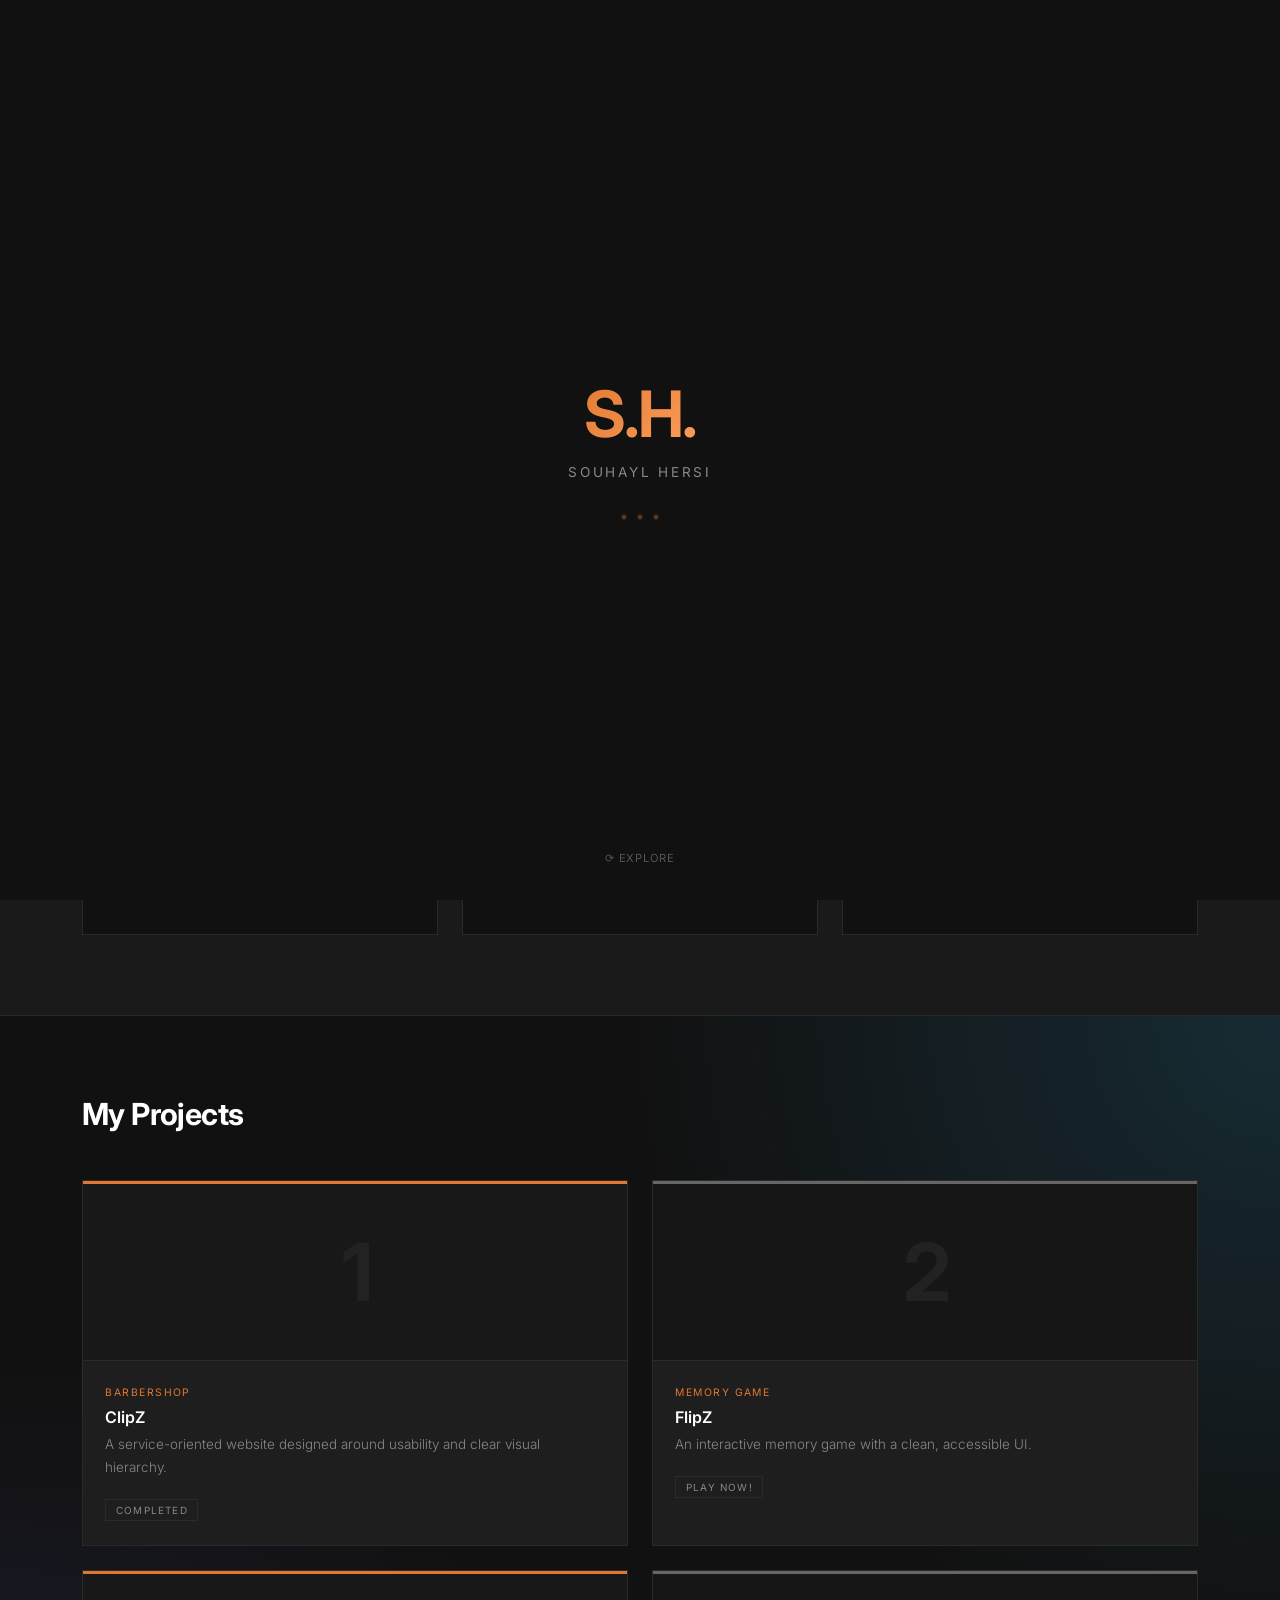
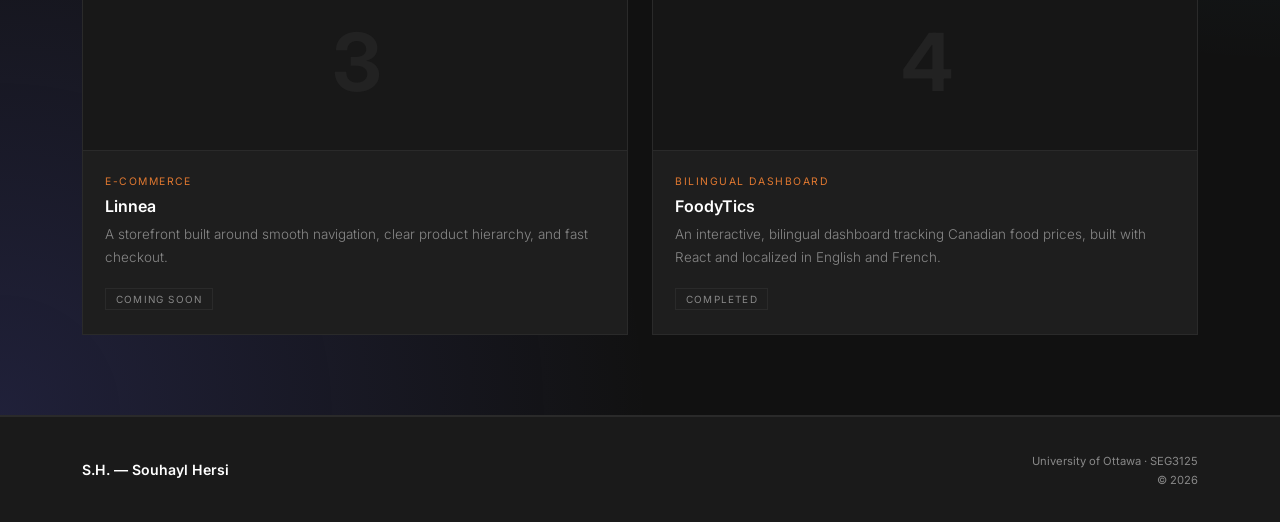
<file: index.html>
<!DOCTYPE html>
<html lang="en">
<head>
  <meta charset="UTF-8" />
  <meta name="viewport" content="width=device-width, initial-scale=1.0"/>
  <title>Souhayl Hersi | Portfolio</title>

  <!-- Bootstrap 5 CSS -->
  <link href="https://cdn.jsdelivr.net/npm/bootstrap@5.3.0/dist/css/bootstrap.min.css" rel="stylesheet"/>

  <!-- Google Fonts -->
  <link href="https://fonts.googleapis.com/css2?family=Inter:wght@300;400;500;600;700&display=swap" rel="stylesheet"/>

  <!-- Main CSS (includes splash styles) -->
  <link rel="stylesheet" href="style.css"/>
</head>
<body>

  <!-- SPLASH SCREEN -->
  <div id="splashScreen" class="splash-overlay">
    <div class="splash-content">
      <div class="splash-initials">S.H.</div>
      <div class="splash-title">Souhayl Hersi</div>
      <div class="splash-loader">
        <span></span><span></span><span></span>
      </div>
    </div>
    <div class="splash-skip" id="skipSplashBtn">⟳ EXPLORE</div>
  </div>

  <!-- NAVBAR -->
  <nav class="navbar navbar-expand-lg navbar-dark px-4 site-nav fixed-top">
    <a class="navbar-brand site-brand" href="index.html">
      <span class="brand-label">Portfolio by</span>
      <span class="brand-initials">S.H.</span>
    </a>
    <button class="navbar-toggler" type="button" data-bs-toggle="collapse" data-bs-target="#navMenu">
      <span class="navbar-toggler-icon"></span>
    </button>
    <div class="collapse navbar-collapse" id="navMenu">
      <ul class="navbar-nav ms-auto">
        <li class="nav-item"><a class="nav-link" href="#about">About</a></li>
        <li class="nav-item"><a class="nav-link" href="#work">How I Work</a></li>
        <li class="nav-item"><a class="nav-link" href="#projects">Projects</a></li>
      </ul>
    </div>
  </nav>

  <!-- ABOUT / HERO -->
  <section id="about" class="hero-section">
    <div class="container">
      <div class="row align-items-center g-5">
        <div class="col-lg-7">
          <p class="eyebrow">Software Engineering Student</p>
          <h1 class="hero-name">Souhayl<br>Hersi.</h1>
          <p class="hero-desc">
            Based in Ottawa, ON. Currently studying Software Engineering
            at the University of Ottawa and exploring UI/UX design principles
            through SEG3125. Welcome to my Portfolio.
          </p>
          <div class="d-flex gap-3 flex-wrap">
            <a href="#projects" class="btn btn-primary-custom">View Projects</a>
            <a href="#work" class="btn btn-secondary-custom">How I Work</a>
          </div>
        </div>
        <div class="col-lg-5 d-flex justify-content-center">
          <div class="photo-wrap">
            <div class="photo-box">
              <img src="images/image_SH.jpg" alt="Souhayl Hersi portrait" class="img-fluid">
            </div>
          </div>
        </div>
      </div>
    </div>
  </section>

  <!-- HOW I WORK -->
  <section id="work" class="work-section">
    <div class="container">
      <h2 class="section-title">How I Work</h2>
      <div class="row g-4">
        <div class="col-md-4">
          <div class="work-card">
            <div class="work-num">01</div>
            <h5>Plan First</h5>
            <p>I start by understanding the problem before writing any code. Structure and clarity come before implementation.</p>
          </div>
        </div>
        <div class="col-md-4">
          <div class="work-card">
            <div class="work-num">02</div>
            <h5>Build Clean</h5>
            <p>I write readable, well-organized code. Currently deepening my UI/UX skills through SEG3125 at uOttawa.</p>
          </div>
        </div>
        <div class="col-md-4">
          <div class="work-card">
            <div class="work-num">03</div>
            <h5>Iterate</h5>
            <p>I refine based on feedback and testing. Good interfaces are never finished on the first try.</p>
          </div>
        </div>
      </div>
    </div>
  </section>

  <!-- PROJECTS -->
  <section id="projects" class="projects-section">
    <div class="container">
      <h2 class="section-title mb-5">My Projects</h2>
      <div class="row g-4">
        <div class="col-md-6">
          <a href="design1.html" class="project-card">
            <div class="project-thumb thumb-1">
              <span class="project-num">1</span>
            </div>
            <div class="project-body">
              <span class="project-type">Barbershop</span>
              <h4>ClipZ</h4>
              <p>A service-oriented website designed around usability and clear visual hierarchy.</p>
              <span class="project-status">Completed</span>
            </div>
          </a>
        </div>
        <div class="col-md-6">
          <a href="design2.html" class="project-card">
            <div class="project-thumb thumb-2">
              <span class="project-num">2</span>
            </div>
            <div class="project-body">
              <span class="project-type">Memory Game</span>
              <h4>FlipZ</h4>
              <p>An interactive memory game with a clean, accessible UI.</p>
              <span class="project-status">Play Now!</span>
            </div>
          </a>
        </div>
        <div class="col-md-6">
          <a href="design3.html" class="project-card">
            <div class="project-thumb thumb-3">
              <span class="project-num">3</span>
            </div>
            <div class="project-body">
              <span class="project-type">E-Commerce</span>
              <h4>Linnea</h4>
              <p>A storefront built around smooth navigation, clear product hierarchy, and fast checkout.</p>
              <span class="project-status">Coming Soon</span>
            </div>
          </a>
        </div>
        <div class="col-md-6">
  <a href="dashboard.html" class="project-card">
    <div class="project-thumb thumb-4">
      <span class="project-num">4</span>
    </div>
    <div class="project-body">
      <span class="project-type">Bilingual Dashboard</span>
      <h4>FoodyTics</h4>
      <p>An interactive, bilingual dashboard tracking Canadian food prices, built with React and localized in English and French.</p>
      <span class="project-status">Completed</span>
    </div>
  </a>
</div>
      </div>
    </div>
  </section>

  <!-- FOOTER -->
  <footer id="contact" class="site-footer">
    <div class="container d-flex justify-content-between align-items-center flex-wrap gap-3">
      <div>
        <p class="footer-name">S.H. — Souhayl Hersi</p>
      </div>
      <div class="text-end">
        <p class="footer-sub">University of Ottawa · SEG3125</p>
        <p class="footer-copy">© 2026</p>
      </div>
    </div>
  </footer>

  <!-- Bootstrap JS -->
  <script src="https://cdn.jsdelivr.net/npm/bootstrap@5.3.0/dist/js/bootstrap.bundle.min.js"></script>
  <!-- splash JS -->
  <script src="splash.js"></script>
</body>
</html>
</file>
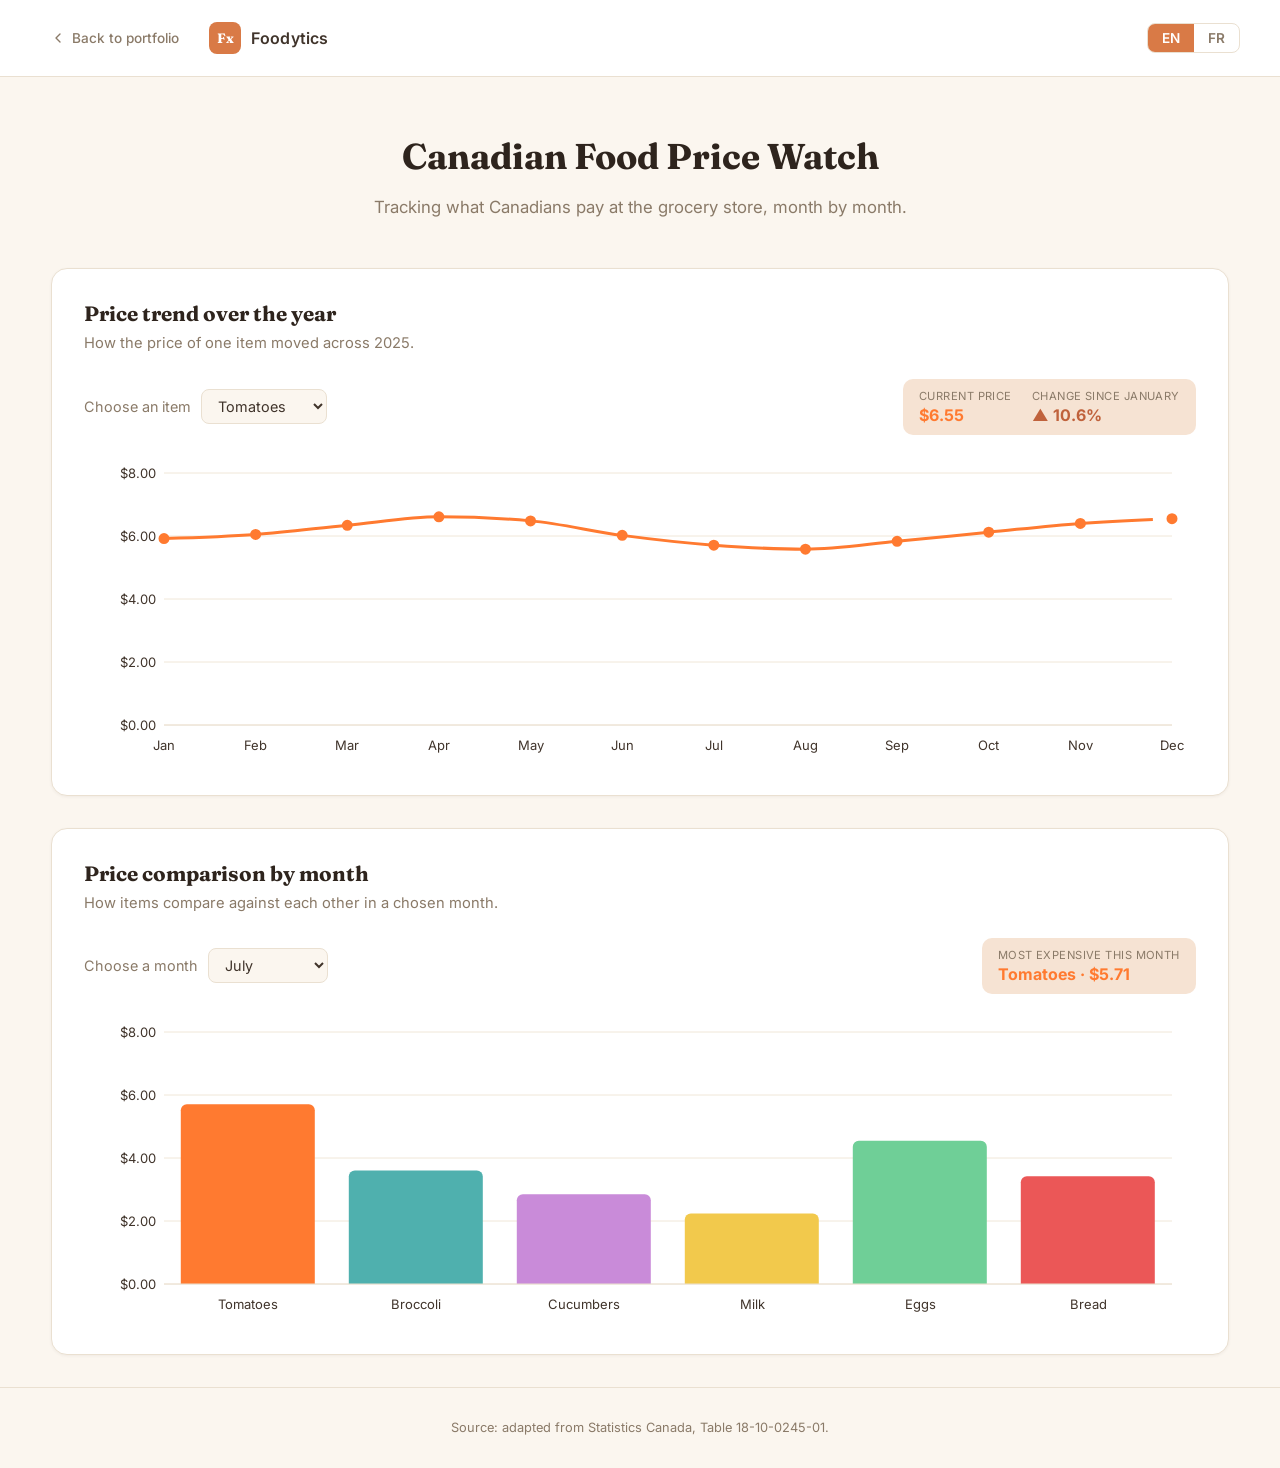
<file: dashboard.html>
<!doctype html>
<html lang="en">
  <head>
    <meta charset="UTF-8" />
    <link rel="icon" type="image/svg+xml" href="./favicon.svg" />
    <meta name="viewport" content="width=device-width, initial-scale=1.0" />
    <title>Food Price Watch — SEG3125 Dashboard</title>
    <script type="module" crossorigin src="./assets/index-C-brladX.js"></script>
    <link rel="stylesheet" crossorigin href="./assets/index-bv3QSlFp.css">
  </head>
  <body>
    <div id="root"></div>
  </body>
</html>
</file>
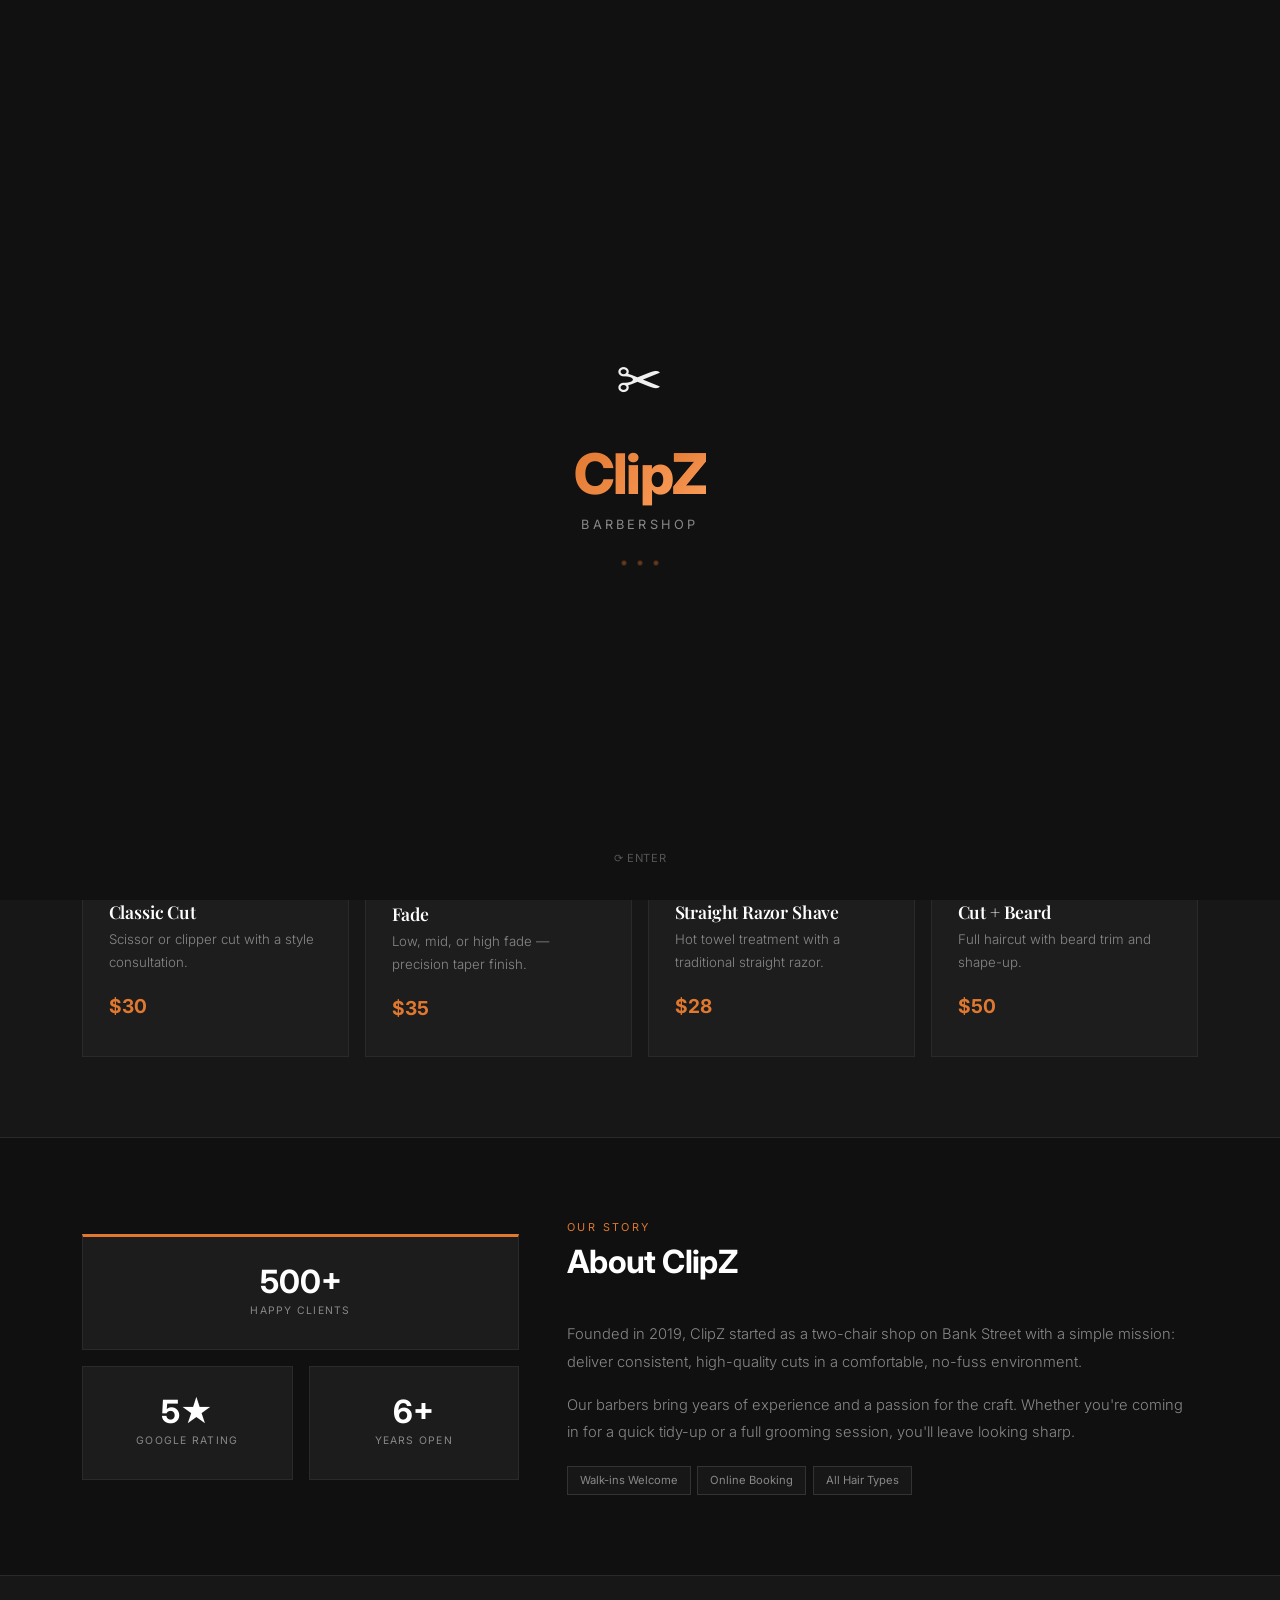
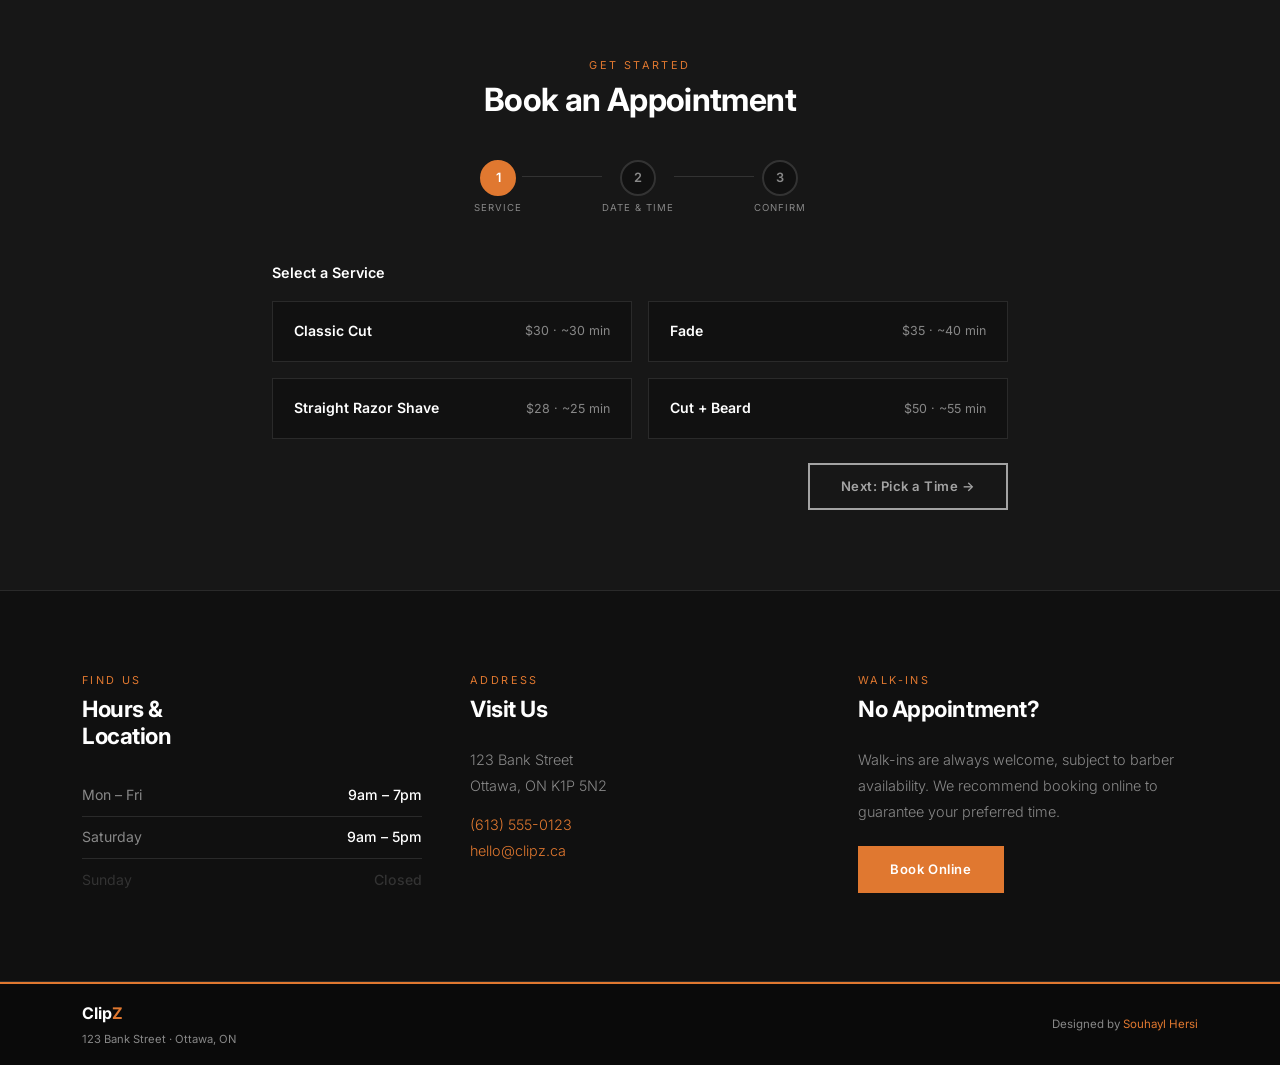
<file: design1.html>
<!DOCTYPE html>
<html lang="en">
<head>
  <meta charset="UTF-8" />
  <meta name="viewport" content="width=device-width, initial-scale=1.0"/>
  <title>ClipZ | Ottawa Barbershop</title>

  <!-- Bootstrap 5 CSS -->
  <link href="https://cdn.jsdelivr.net/npm/bootstrap@5.3.0/dist/css/bootstrap.min.css" rel="stylesheet"/>

  <!-- Google Fonts -->
  <link href="https://fonts.googleapis.com/css2?family=Inter:wght@300;400;500;600;700&display=swap" rel="stylesheet"/>
  <link href="https://fonts.googleapis.com/css2?family=Playfair+Display:wght@400;500;600;700&display=swap" rel="stylesheet"/>

  <!-- CSS -->
  <link rel="stylesheet" href="design1.css"/>

</head>
<body>

  <!-- ANIMATED BACKGROUND CANVAS -->
  <canvas id="bg-canvas"></canvas>

  <!-- SPLASH SCREEN -->
  <div id="splashScreen" class="splash-overlay">
    <div class="splash-content">
      <div class="splash-icon">✂</div>
      <div class="splash-initials">Clip<span class="splash-accent">Z</span></div>
      <div class="splash-title">Barbershop</div>
      <div class="splash-loader">
        <span></span><span></span><span></span>
      </div>
    </div>
    <div class="splash-skip" id="skipSplashBtn">⟳ ENTER</div>
  </div>

  <!-- NAVBAR -->
  <nav class="navbar navbar-expand-lg navbar-dark px-4 site-nav fixed-top">
    <a class="navbar-brand site-brand" href="index.html">
      <span class="brand-name">Clip<span class="brand-accent">Z</span></span>
    </a>
    <button class="navbar-toggler" type="button" data-bs-toggle="collapse" data-bs-target="#navMenu">
      <span class="navbar-toggler-icon"></span>
    </button>
    <div class="collapse navbar-collapse" id="navMenu">
      <ul class="navbar-nav ms-auto align-items-lg-center gap-lg-1">
        <li class="nav-item"><a class="nav-link" href="#services">Services</a></li>
        <li class="nav-item"><a class="nav-link" href="#about">About</a></li>
        <li class="nav-item"><a class="nav-link" href="#contact">Hours & Contact</a></li>
        <li class="nav-item ms-lg-3">
          <a class="nav-link nav-book" href="#booking">Book Now</a>
        </li>
      </ul>
    </div>
  </nav>

  <!-- HERO -->
  <section id="hero" class="hero-section">
    <div class="container">
      <div class="row align-items-center g-5">
        <div class="col-lg-7">
          <p class="eyebrow">Ottawa's Premier Barbershop</p>
          <h1 class="hero-name">GET SHARP.<br><span class="outline-text">STAY SHARP.</span></h1>
          <p class="hero-desc">
            ClipZ is a barbershop in the heart of Ottawa.
            Clean fades, classic cuts, and straight razor shaves — 
            all by appointment or walk-in.
          </p>
          <div class="d-flex gap-3 flex-wrap">
            <a href="#booking" class="btn btn-primary-custom">Book an Appointment</a>
            <a href="#services" class="btn btn-secondary-custom">View Services</a>
          </div>
        </div>
        <div class="col-lg-5 d-flex justify-content-center">
          <div class="hero-badge">
            <div class="badge-inner">
              <span class="badge-top">Est.</span>
              <span class="badge-year">2020</span>
              <span class="badge-bottom">Ottawa, ON</span>
            </div>
          </div>
        </div>
      </div>
    </div>
  </section>

  <!-- SERVICES -->
  <section id="services" class="services-section">
    <div class="container">
      <p class="section-eyebrow">What We Offer</p>
      <h2 class="section-title">Our Services</h2>
      <div class="row g-3">

        <div class="col-md-6 col-lg-3">
          <div class="service-card">
            <div class="service-icon">✂️</div>
            <h5>Classic Cut</h5>
            <p>Scissor or clipper cut with a style consultation.</p>
            <span class="service-price">$30</span>
          </div>
        </div>

        <div class="col-md-6 col-lg-3">
          <div class="service-card featured">
            <div class="service-badge-label">Popular</div>
            <div class="service-icon">💈</div>  
            <h5>Fade</h5>
            <p>Low, mid, or high fade — precision taper finish.</p>
            <span class="service-price">$35</span>
          </div>
        </div>

        <div class="col-md-6 col-lg-3">
          <div class="service-card">
            <div class="service-icon">🪒</div>
            <h5>Straight Razor Shave</h5>
            <p>Hot towel treatment with a traditional straight razor.</p>
            <span class="service-price">$28</span>
          </div>
        </div>

        <div class="col-md-6 col-lg-3">
          <div class="service-card">
            <div class="service-icon">🧔</div>
            <h5>Cut + Beard</h5>
            <p>Full haircut with beard trim and shape-up.</p>
            <span class="service-price">$50</span>
          </div>
        </div>

      </div>
    </div>
  </section>

  <!-- ABOUT -->
  <section id="about" class="about-section">
    <div class="container">
      <div class="row align-items-center g-5">
        <div class="col-lg-5">
          <div class="about-img-block">
            <div class="about-stat-box">
              <span class="stat-n">500+</span>
              <span class="stat-l">Happy Clients</span>
            </div>
            <div class="about-stat-box">
              <span class="stat-n">5★</span>
              <span class="stat-l">Google Rating</span>
            </div>
            <div class="about-stat-box">
              <span class="stat-n">6+</span>
              <span class="stat-l">Years Open</span>
            </div>
          </div>
        </div>
        <div class="col-lg-7">
          <p class="section-eyebrow">Our Story</p>
          <h2 class="section-title">About ClipZ</h2>
          <p class="about-text">
            Founded in 2019, ClipZ started as a two-chair shop on Bank Street 
            with a simple mission: deliver consistent, high-quality cuts in a 
            comfortable, no-fuss environment.
          </p>
          <p class="about-text">
            Our barbers bring years of experience and a passion for the craft. 
            Whether you're coming in for a quick tidy-up or a full grooming session, 
            you'll leave looking sharp.
          </p>
          <div class="about-tags">
            <span class="a-tag">Walk-ins Welcome</span>
            <span class="a-tag">Online Booking</span>
            <span class="a-tag">All Hair Types</span>
          </div>
        </div>
      </div>
    </div>
  </section>

  <!-- BOOKING -->
  <section id="booking" class="booking-section">
    <div class="container">
      <div class="row justify-content-center">
        <div class="col-lg-8">
          <p class="section-eyebrow text-center">Get Started</p>
          <h2 class="section-title text-center">Book an Appointment</h2>

          <div class="step-indicator mb-5">
            <div class="step active" id="step-dot-1"><span>1</span><small>Service</small></div>
            <div class="step-line"></div>
            <div class="step" id="step-dot-2"><span>2</span><small>Date & Time</small></div>
            <div class="step-line"></div>
            <div class="step" id="step-dot-3"><span>3</span><small>Confirm</small></div>
          </div>

          <div id="step-1" class="booking-step">
            <h5 class="step-heading">Select a Service</h5>
            <div class="row g-3 mb-4">
              <div class="col-md-6">
                <div class="book-option" data-service="Classic Cut - $30" onclick="selectService(this)">
                  <strong>Classic Cut</strong>
                  <span>$30  ·  ~30 min</span>
                </div>
              </div>
              <div class="col-md-6">
                <div class="book-option" data-service="Fade - $35" onclick="selectService(this)">
                  <strong>Fade</strong>
                  <span>$35  ·  ~40 min</span>
                </div>
              </div>
              <div class="col-md-6">
                <div class="book-option" data-service="Straight Razor Shave - $28" onclick="selectService(this)">
                  <strong>Straight Razor Shave</strong>
                  <span>$28  ·  ~25 min</span>
                </div>
              </div>
              <div class="col-md-6">
                <div class="book-option" data-service="Cut + Beard - $50" onclick="selectService(this)">
                  <strong>Cut + Beard</strong>
                  <span>$50  ·  ~55 min</span>
                </div>
              </div>
            </div>
            <div class="d-flex justify-content-end">
              <button class="btn btn-primary-custom" onclick="goToStep(2)" id="btn-step-1" disabled>
                Next: Pick a Time →
              </button>
            </div>
          </div>

          <div id="step-2" class="booking-step d-none">
            <h5 class="step-heading">Choose a Date & Time</h5>
            <div class="row g-3 mb-4">
              <div class="col-md-6">
                <label class="form-label-custom">Date</label>
                <input type="date" id="booking-date" class="form-input-custom" onchange="loadTimes()"/>
              </div>
              <div class="col-md-6">
                <label class="form-label-custom">Available Times</label>
                <div id="time-slots" class="time-slot-grid">
                  <p class="slot-placeholder">Select a date to see availability.</p>
                </div>
              </div>
            </div>
            <div class="d-flex justify-content-between">
              <button class="btn btn-secondary-custom" onclick="goToStep(1)">← Back</button>
              <button class="btn btn-primary-custom" onclick="goToStep(3)" id="btn-step-2" disabled>
                Next: Confirm →
              </button>
            </div>
          </div>

          <div id="step-3" class="booking-step d-none">
            <h5 class="step-heading">Your Name</h5>
            <div class="row g-3 mb-4">
              <div class="col-md-6">
                <label class="form-label-custom">First Name</label>
                <input type="text" id="fname" class="form-input-custom" placeholder="Marcus"/>
              </div>
              <div class="col-md-6">
                <label class="form-label-custom">Last Name</label>
                <input type="text" id="lname" class="form-input-custom" placeholder="Johnson"/>
              </div>
              <div class="col-12">
                <label class="form-label-custom">Phone Number</label>
                <input type="tel" id="phone" class="form-input-custom" placeholder="613-555-0000"/>
              </div>
            </div>
            <div class="booking-summary mb-4">
              <p class="summary-label">Booking Summary</p>
              <div class="summary-row"><span>Service</span><strong id="summary-service">—</strong></div>
              <div class="summary-row"><span>Date</span><strong id="summary-date">—</strong></div>
              <div class="summary-row"><span>Time</span><strong id="summary-time">—</strong></div>
            </div>
            <div class="d-flex justify-content-between">
              <button class="btn btn-secondary-custom" onclick="goToStep(2)">← Back</button>
              <button class="btn btn-primary-custom" onclick="confirmBooking()">Confirm Booking</button>
            </div>
          </div>

          <div id="booking-confirmed" class="booking-confirmed d-none">
            <div class="confirm-icon">✓</div>
            <h4>You're all set!</h4>
            <p id="confirm-msg"></p>
            <button class="btn btn-secondary-custom mt-3" onclick="resetBooking()">Book Another</button>
          </div>

        </div>
      </div>
    </div>
  </section>

  <!-- HOURS & CONTACT -->
  <section id="contact" class="contact-section">
    <div class="container">
      <div class="row g-5">
        <div class="col-md-4">
          <p class="section-eyebrow">Find Us</p>
          <h3 class="contact-heading">Hours &<br>Location</h3>
          <div class="hours-list">
            <div class="hours-row"><span>Mon – Fri</span><span>9am – 7pm</span></div>
            <div class="hours-row"><span>Saturday</span><span>9am – 5pm</span></div>
            <div class="hours-row closed"><span>Sunday</span><span>Closed</span></div>
          </div>
        </div>
        <div class="col-md-4">
          <p class="section-eyebrow">Address</p>
          <h3 class="contact-heading">Visit Us</h3>
          <p class="contact-detail">123 Bank Street<br>Ottawa, ON K1P 5N2</p>
          <p class="contact-detail">
            <a href="tel:6135550123" class="contact-link">(613) 555-0123</a><br>
            <a href="mailto:hello@clipz.ca" class="contact-link">hello@clipz.ca</a>
          </p>
        </div>
        <div class="col-md-4">
          <p class="section-eyebrow">Walk-ins</p>
          <h3 class="contact-heading">No Appointment?</h3>
          <p class="contact-detail">
            Walk-ins are always welcome, subject to barber availability.
            We recommend booking online to guarantee your preferred time.
          </p>
          <a href="#booking" class="btn btn-primary-custom mt-2">Book Online</a>
        </div>
      </div>
    </div>
  </section>

  <!-- FOOTER (shorter version) -->
  <footer class="site-footer">
    <div class="container d-flex justify-content-between align-items-center flex-wrap gap-3">
      <div>
        <p class="footer-brand">Clip<span class="brand-accent">Z</span></p>
        <p class="footer-sub">123 Bank Street · Ottawa, ON</p>
      </div>
      <p class="footer-designed">Designed by <a href="index.html" class="footer-link">Souhayl Hersi</a></p>
    </div>
  </footer>

  <!-- Bootstrap 5 JS -->
  <script src="https://cdn.jsdelivr.net/npm/bootstrap@5.3.0/dist/js/bootstrap.bundle.min.js"></script>

  <!-- External JavaScript -->
  <script src="design1.js"></script>
</body>
</html>
</file>
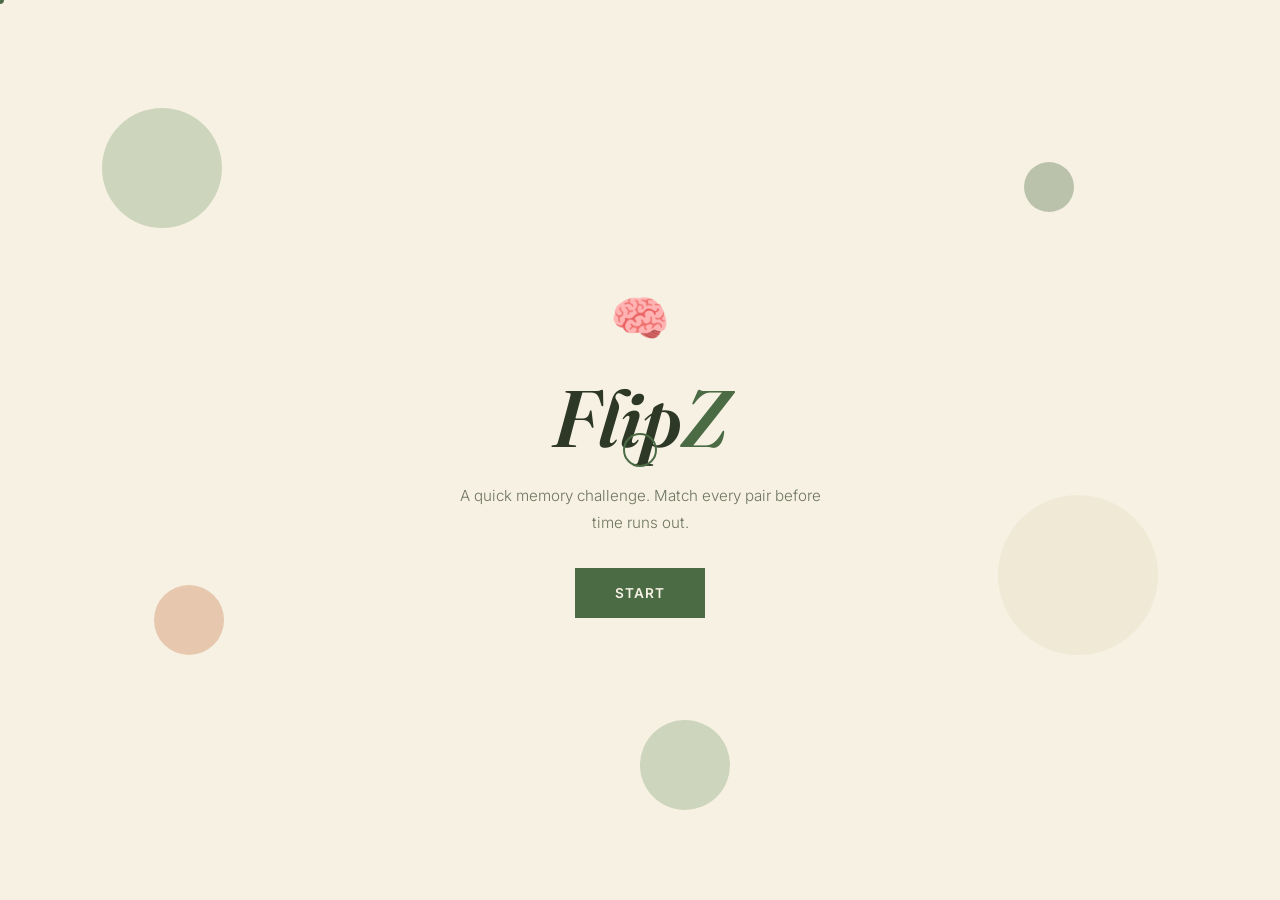
<file: design2.html>
<!DOCTYPE html>
<html lang="en">
<head>
  <meta charset="UTF-8" />
  <meta name="viewport" content="width=device-width, initial-scale=1.0"/>
  <title>FlipZ</title>

  <!-- Bootstrap 5 CSS -->
  <link href="https://cdn.jsdelivr.net/npm/bootstrap@5.3.0/dist/css/bootstrap.min.css" rel="stylesheet"/>

  <!-- Google Fonts -->
  <link href="https://fonts.googleapis.com/css2?family=Fraunces:ital,opsz,wght@0,9..144,400..900;1,9..144,400..900&family=Inter:wght@300;400;500;600;700;800&display=swap" rel="stylesheet"/>

  <!-- CSS -->
  <link rel="stylesheet" href="design2.css"/>
</head>
<body>

  <!-- SPLASH SCREEN -->
  <div id="splashScreen" class="overlay-screen visible">
    <div class="splash-bg" aria-hidden="true">
      <span class="float-shape shape-1"></span>
      <span class="float-shape shape-2"></span>
      <span class="float-shape shape-3"></span>
      <span class="float-shape shape-4"></span>
      <span class="float-shape shape-5"></span>
    </div>
    <div class="splash-inner">
      <div class="splash-icon">🧠</div>
      <h1 class="splash-title" aria-label="FlipZ">
        <span class="letter">F</span><span class="letter">l</span><span class="letter">i</span><span class="letter">p</span><span class="letter accent">Z</span>
      </h1>
      <p class="splash-tagline">
        A quick memory challenge. Match every pair before time runs out.
      </p>
      <button class="btn-primary-custom" id="startBtn">Start</button>
    </div>
  </div>

  <!-- SETUP SCREEN -->
  <div id="setupScreen" class="overlay-screen">
    <div class="screen-bg" aria-hidden="true">
      <span class="float-shape shape-a"></span>
      <span class="float-shape shape-b"></span>
      <span class="float-shape shape-c"></span>
    </div>
    <div class="setup-inner">
      <p class="setup-eyebrow">Step 1</p>
      <h2 class="setup-title">Choose a Level</h2>
      <div class="option-row" id="levelOptions">
        <div class="option-card" data-level="beginner">
          <span class="option-label">Beginner</span>
          <span class="option-detail">12 cards · 45s</span>
        </div>
        <div class="option-card" data-level="advanced">
          <span class="option-label">Advanced</span>
          <span class="option-detail">20 cards · 90s</span>
        </div>
      </div>

      <p class="setup-eyebrow mt-4">Step 2</p>
      <h2 class="setup-title">Choose a Theme</h2>
      <div class="option-row" id="themeOptions">
        <div class="option-card" data-theme="tools">
          <span class="option-icon">✂️</span>
          <span class="option-label">Tools</span>
        </div>
        <div class="option-card" data-theme="tech">
          <span class="option-icon">💻</span>
          <span class="option-label">Tech</span>
        </div>
        <div class="option-card" data-theme="space">
          <span class="option-icon">🚀</span>
          <span class="option-label">Space</span>
        </div>
      </div>

      <button class="btn-primary-custom mt-4" id="playBtn" disabled>Play</button>
    </div>
  </div>

  <!-- LEAVE CONFIRMATION MODAL -->
  <div id="confirmModal" class="confirm-overlay">
    <div class="confirm-box">
      <p class="confirm-text">Are you sure you want to leave?</p>
      <div class="confirm-actions">
        <button class="btn-outline-custom" id="confirmStayBtn">Stay</button>
        <button class="btn-primary-custom" id="confirmLeaveBtn">Leave</button>
      </div>
    </div>
  </div>

  <!-- GAME SCREEN -->
  <div id="gameScreen" class="game-screen">
    <div class="screen-bg subtle" aria-hidden="true">
      <span class="float-shape shape-a"></span>
      <span class="float-shape shape-b"></span>
    </div>
    <div class="game-topbar">
      <div class="game-topbar-links">
        <a href="#" class="game-back" id="gameBackBtn">Back</a>
        <a href="index.html" class="game-back">Portfolio</a>
      </div>
      <div class="game-stats">
        <div class="stat-pill">
          <span class="stat-label">Time</span>
          <span class="stat-value" id="timeDisplay">--</span>
        </div>
        <div class="stat-pill">
          <span class="stat-label">Moves</span>
          <span class="stat-value" id="movesDisplay">0</span>
        </div>
        <div class="stat-pill">
          <span class="stat-label">Misses</span>
          <span class="stat-value" id="missesDisplay">0</span>
        </div>
        <div class="stat-pill">
          <span class="stat-label">Pairs</span>
          <span class="stat-value" id="pairsDisplay">0/0</span>
        </div>
      </div>
    </div>
    <div class="card-grid" id="cardGrid"></div>
  </div>

  <!-- VICTORY SCREEN -->
  <div id="victoryScreen" class="overlay-screen">
    <div class="confetti-layer" id="confettiLayer"></div>
    <div class="result-inner">
      <div class="result-icon win">
        <svg viewBox="0 0 52 52" class="checkmark-svg">
          <circle class="checkmark-circle" cx="26" cy="26" r="23" fill="none"/>
          <path class="checkmark-check" fill="none" d="M14 27l7 7 16-16"/>
        </svg>
      </div>
      <h2 class="result-title">You Matched Them All!</h2>
      <p class="result-stats" id="victoryStats"></p>
      <button class="btn-primary-custom" id="playAgainWinBtn">Play Again</button>
    </div>
  </div>

  <!-- GAME OVER SCREEN -->
  <div id="gameOverScreen" class="overlay-screen">
    <div class="result-inner">
      <div class="result-icon lose">↻</div>
      <h2 class="result-title">Time's Up</h2>
      <p class="result-stats" id="gameOverStats"></p>
      <button class="btn-primary-custom" id="playAgainLoseBtn">Try Again</button>
    </div>
  </div>

  <!-- Bootstrap 5 JS -->
  <script src="https://cdn.jsdelivr.net/npm/bootstrap@5.3.0/dist/js/bootstrap.bundle.min.js"></script>

  <!-- Game logic -->
  <script src="design2.js"></script>

</body>
</html>
</file>
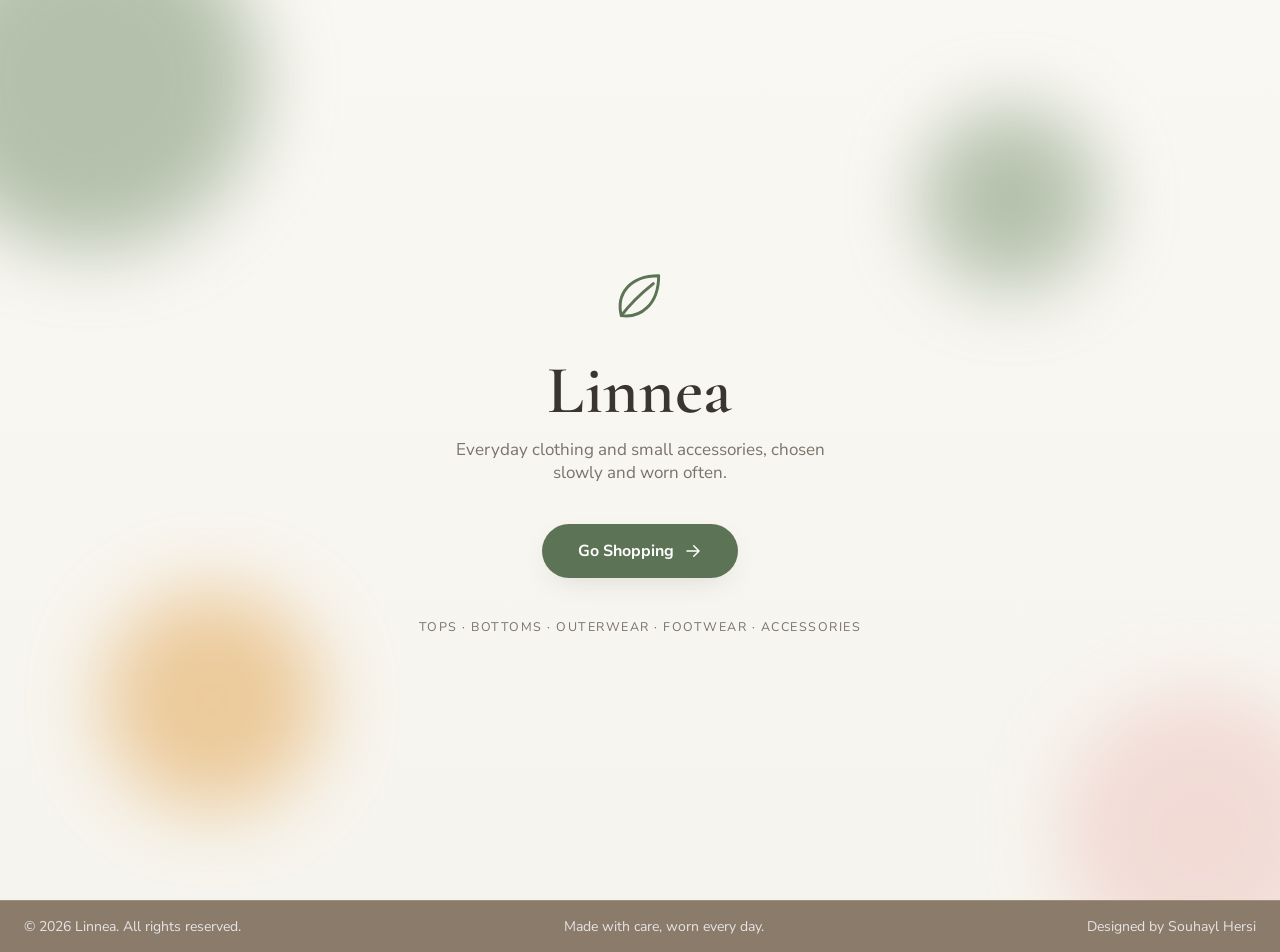
<file: design3.html>
<!DOCTYPE html>
<html lang="en">
<head>
    <meta charset="UTF-8" />
    <meta name="viewport" content="width=device-width, initial-scale=1.0" />
    <title>Linnea — Clothing & Accessories</title>
    <link rel="preconnect" href="https://fonts.googleapis.com">
    <link rel="preconnect" href="https://fonts.gstatic.com" crossorigin>
    <link href="https://fonts.googleapis.com/css2?family=Cormorant+Garamond:ital,wght@0,500;0,600;1,500&family=Nunito+Sans:wght@400;600;700;800&display=swap" rel="stylesheet">
    <link rel="stylesheet" href="design3.css">

</head>
<body>

    <div class="bg-ambient" aria-hidden="true">
        <div class="bg-glow g1"></div>
        <div class="bg-glow g2"></div>
    </div>
    <div class="side-rail left" aria-hidden="true">
        <svg width="60" height="900" viewBox="0 0 60 900" fill="none" xmlns="http://www.w3.org/2000/svg">
            <line x1="30" y1="0" x2="30" y2="900" stroke="#7C9473" stroke-width="1.5" stroke-dasharray="2 14" opacity="0.5"/>
        </svg>
    </div>
    <div class="side-rail right" aria-hidden="true">
        <svg width="60" height="900" viewBox="0 0 60 900" fill="none" xmlns="http://www.w3.org/2000/svg">
            <line x1="30" y1="0" x2="30" y2="900" stroke="#E3A857" stroke-width="1.5" stroke-dasharray="2 14" opacity="0.5"/>
        </svg>
    </div>


    <div class="app" id="app"></div>

    <script src="design3.js"></script>

    <footer class="site-footer">
    <div class="footer-left">© 2026 Linnea. All rights reserved.</div>
    <div class="footer-center">Made with care, worn every day.</div>
    <div class="footer-right">
        <a href="index.html">Designed by Souhayl Hersi</a>
    </div>
</footer>
</body>
</html>
</file>
<file: style.css>
:root {
  --bg:          #111111;
  --bg-2:        #1A1A1A;
  --bg-card:     #1E1E1E;
  --text:        #F0F0F0;
  --text-muted:  #888888;
  --orange:      #E07830;
  --border:      #2A2A2A;
  --white:       #FFFFFF;
}

/*BASE */
*, *::before, *::after { box-sizing: border-box; margin: 0; padding: 0; }
html { scroll-behavior: smooth; }

body {
  font-family: 'Inter', sans-serif;
  background: var(--bg);
  color: var(--text);
  line-height: 1.7;
}

/* NAVBAR */
.site-nav {
  background: var(--bg) !important;
  border-bottom: 1px solid var(--border);
  padding-top: 0.75rem;
  padding-bottom: 0.75rem;
}

.site-brand {
  display: flex;
  flex-direction: column;
  line-height: 1.2;
  text-decoration: none;
}

.brand-label {
  font-size: 0.6rem;
  letter-spacing: 0.12em;
  text-transform: uppercase;
  color: var(--text-muted);
}

.brand-initials {
  font-size: 1rem;
  font-weight: 700;
  color: var(--white);
  letter-spacing: 0.04em;
}

.navbar-nav .nav-link {
  font-size: 0.85rem;
  color: var(--text-muted) !important;
  transition: color 0.2s;
}
.navbar-nav .nav-link:hover { color: var(--white) !important; }

.navbar-toggler {
  border-color: var(--border);
}
.navbar-toggler:focus { box-shadow: none; }

/* HERO / ABOUT */
.hero-section {
  padding: 5rem 0;
  border-bottom: 1px solid var(--border);
  background:
    radial-gradient(circle at top right, rgba(56, 189, 248, 0.15), transparent 40%),
    radial-gradient(circle at bottom left, rgba(99, 102, 241, 0.18), transparent 40%),
    var(--bg);
}

.eyebrow {
  font-size: 0.75rem;
  letter-spacing: 0.18em;
  text-transform: uppercase;
  color: var(--orange);
  margin-bottom: 1rem;
}

.hero-name {
  font-size: clamp(3rem, 7vw, 5.5rem);
  font-weight: 700;
  line-height: 1;
  letter-spacing: -0.03em;
  color: var(--white);
  margin-bottom: 1.5rem;
}

.hero-desc {
  font-size: 0.95rem;
  font-weight: 300;
  color: var(--text-muted);
  max-width: 420px;
  line-height: 1.85;
  margin-bottom: 1.8rem;
}

/* Buttons */
.btn-primary-custom {
  font-size: 0.8rem;
  font-weight: 600;
  letter-spacing: 0.04em;
  text-decoration: none;
  padding: 0.7rem 1.8rem;
  background: var(--orange);
  color: #fff;
  border: 2px solid var(--orange);
  border-radius: 0;
  transition: background 0.2s, color 0.2s;
}
.btn-primary-custom:hover { background: transparent; color: var(--orange); }

.btn-secondary-custom {
  font-size: 0.8rem;
  font-weight: 500;
  letter-spacing: 0.04em;
  text-decoration: none;
  padding: 0.7rem 1.8rem;
  background: transparent;
  color: var(--text-muted);
  border: 2px solid var(--border);
  border-radius: 0;
  transition: border-color 0.2s, color 0.2s;
}
.btn-secondary-custom:hover { border-color: var(--text-muted); color: var(--white); }

/* Photo */
.photo-box {
  width: 260px;
  height: 320px;
  background: var(--bg-2);
  border: 1px solid var(--border);
  display: flex;
  align-items: center;
  justify-content: center;
  position: relative;
  overflow: hidden;
}
.photo-box img {
  width: 100%;
  height: 100%;
  object-fit: cover;
  opacity: 0.95;
}
.photo-box::before {
  content: '';
  position: absolute;
  top: -8px; left: -8px;
  width: 40px; height: 40px;
  border-top: 2px solid var(--orange);
  border-left: 2px solid var(--orange);
}

/* how i work section*/
.work-section {
  padding: 5rem 0;
  border-bottom: 1px solid var(--border);
  background: var(--bg-2);
}

.section-title {
  font-size: clamp(1.4rem, 2.5vw, 1.9rem);
  font-weight: 700;
  color: var(--white);
  margin-bottom: 2.5rem;
  letter-spacing: -0.02em;
}

.work-card {
  padding: 1.8rem;
  background: var(--bg);
  border: 1px solid var(--border);
  height: 100%;
}

.work-num {
  font-size: 0.7rem;
  font-weight: 600;
  letter-spacing: 0.14em;
  color: var(--orange);
  margin-bottom: 0.8rem;
}

.work-card h5 {
  font-size: 1rem;
  font-weight: 600;
  color: var(--white);
  margin-bottom: 0.6rem;
}

.work-card p {
  font-size: 0.88rem;
  font-weight: 300;
  color: var(--text-muted);
  line-height: 1.75;
  margin: 0;
}

/* my projects section */
.projects-section {
  padding: 5rem 0;
  border-bottom: 1px solid var(--border);
  background:
    radial-gradient(circle at top right, rgba(56, 189, 248, 0.15), transparent 40%),
    radial-gradient(circle at bottom left, rgba(99, 102, 241, 0.18), transparent 40%),
    var(--bg);
}

.project-card {
  display: block;
  text-decoration: none;
  color: inherit;
  background: var(--bg-card);
  border: 1px solid var(--border);
  height: 100%;
  transition: border-color 0.2s;
}
.project-card:hover { border-color: #444; color: inherit; }

.project-thumb {
  height: 180px;
  display: flex;
  align-items: center;
  justify-content: center;
  border-bottom: 1px solid var(--border);
  position: relative;
}

.thumb-1 { background: #181818; border-top: 3px solid var(--orange); }
.thumb-2 { background: #161616; border-top: 3px solid #666; }
.thumb-3 { background: #181818; border-top: 3px solid var(--orange); }
.thumb-4 { background: #161616; border-top: 3px solid #666; }

.project-num {
  font-size: 5rem;
  font-weight: 700;
  letter-spacing: -0.05em;
  color: #222;
  user-select: none;
  line-height: 1;
}

.project-body {
  padding: 1.4rem;
}

.project-type {
  font-size: 0.65rem;
  letter-spacing: 0.14em;
  text-transform: uppercase;
  color: var(--orange);
  display: block;
  margin-bottom: 0.4rem;
}

.project-body h4 {
  font-size: 1rem;
  font-weight: 600;
  color: var(--white);
  margin-bottom: 0.4rem;
}

.project-body p {
  font-size: 0.84rem;
  font-weight: 300;
  color: var(--text-muted);
  line-height: 1.7;
  margin-bottom: 1rem;
}

.project-status {
  font-size: 0.62rem;
  letter-spacing: 0.12em;
  text-transform: uppercase;
  color: var(--text-muted);
  border: 1px solid var(--border);
  padding: 0.25rem 0.6rem;
}

/* footer */
.site-footer {
  padding: 2rem 0;
  background: var(--bg-2);
  border-top: 1px solid var(--border);
}

.footer-name {
  font-size: 0.88rem;
  font-weight: 600;
  color: var(--white);
  margin: 0;
}

.footer-sub {
  font-size: 0.7rem;
  color: var(--text-muted);
  margin: 0.2rem 0 0;
}

.footer-copy {
  font-size: 0.7rem;
  color: var(--text-muted);
  margin: 0;
}

/* RESPONSIVE */
@media (max-width: 768px) {
  .hero-section { padding: 3.5rem 0; }
  .work-section, .projects-section { padding: 3.5rem 0; }
  .photo-box { width: 200px; height: 250px; }
}

/* splash screen */
.splash-overlay {
  position: fixed;
  top: 0;
  left: 0;
  width: 100%;
  height: 100%;
  background: #111111;
  z-index: 10000;
  display: flex;
  align-items: center;
  justify-content: center;
  flex-direction: column;
  transition: opacity 0.6s cubic-bezier(0.2, 0.9, 0.4, 1.1);
  opacity: 1;
  font-family: 'Inter', sans-serif;
}

.splash-overlay.fade-out {
  opacity: 0;
  pointer-events: none;
}

.splash-content {
  text-align: center;
  animation: subtleRise 0.8s ease-out;
}

.splash-initials {
  font-size: 4rem;
  font-weight: 700;
  letter-spacing: -0.03em;
  background: linear-gradient(135deg, #E07830, #FFA05E);
  -webkit-background-clip: text;
  background-clip: text;
  color: transparent;
  margin-bottom: 0.75rem;
  line-height: 1.1;
}

.splash-title {
  font-size: 0.85rem;
  letter-spacing: 0.2em;
  text-transform: uppercase;
  color: #888888;
  font-weight: 400;
  margin-bottom: 1.8rem;
}

.splash-loader {
  display: flex;
  gap: 0.5rem;
  justify-content: center;
  margin-top: 1rem;
}

.splash-loader span {
  width: 8px;
  height: 8px;
  background-color: #E07830;
  border-radius: 50%;
  display: inline-block;
  animation: bounce 1.2s infinite ease-in-out both;
}

.splash-loader span:nth-child(1) { animation-delay: -0.32s; }
.splash-loader span:nth-child(2) { animation-delay: -0.16s; }

@keyframes bounce {
  0%, 80%, 100% { transform: scale(0.6); opacity: 0.4; }
  40% { transform: scale(1); opacity: 1; }
}

@keyframes subtleRise {
  0% { opacity: 0; transform: translateY(12px); }
  100% { opacity: 1; transform: translateY(0); }
}

.splash-skip {
  position: absolute;
  bottom: 32px;
  font-size: 0.7rem;
  color: #555;
  letter-spacing: 0.06em;
  text-transform: uppercase;
  cursor: pointer;
  transition: color 0.2s;
}

.splash-skip:hover {
  color: #E07830;
}
</file>
<file: assets/index-bv3QSlFp.css>
@import "https://fonts.googleapis.com/css2?family=Fraunces:opsz,wght@9..144,500;9..144,700&family=Inter:wght@400;500;600&display=swap";html,body,#root{min-height:100%;margin:0;padding:0}body{-webkit-font-smoothing:antialiased;-moz-osx-font-smoothing:grayscale}:root{--bg:#fbf6ef;--panel:#fff;--border:#eae0d1;--grid:#f0e7d8;--text:#40342b;--muted:#8a7a68;--accent:#d97a46;--accent-soft:#f6e3d3;--up:#c0623c;--down:#4f8b6b}*{box-sizing:border-box}body{background:var(--bg);color:var(--text);margin:0;font-family:Inter,system-ui,sans-serif}.app{flex-direction:column;min-height:100vh;display:flex}.topbar{border-bottom:1px solid var(--border);background:var(--panel);z-index:20;flex-wrap:wrap;justify-content:space-between;align-items:center;gap:12px;width:100%;padding:22px 40px;display:flex;position:sticky;top:0;left:0}.topbar-left{align-items:center;gap:20px;display:flex}.back-link{color:var(--muted);border-radius:8px;align-items:center;gap:6px;padding:6px 10px;font-size:.85rem;font-weight:500;text-decoration:none;transition:background .15s,color .15s;display:flex}.back-link:hover{background:var(--accent-soft);color:var(--accent)}.back-link:focus-visible{outline:2px solid var(--accent);outline-offset:2px}.brand{align-items:center;gap:10px;display:flex}.brand-mark{background:var(--accent);color:#fff;border-radius:8px;justify-content:center;align-items:center;width:32px;height:32px;font-family:Fraunces,serif;font-size:.85rem;font-weight:700;display:flex}.brand-name{letter-spacing:.01em;font-weight:600}.lang-toggle{border:1px solid var(--border);border-radius:8px;display:flex;overflow:hidden}.lang-btn{color:var(--muted);cursor:pointer;background:0 0;border:none;padding:6px 14px;font-family:inherit;font-size:.85rem;font-weight:600;transition:background .15s,color .15s}.lang-btn.active{background:var(--accent);color:#fff}.lang-btn:focus-visible,.lang-btn:hover:not(.active){color:var(--text)}main{flex:1;width:100%;padding:56px clamp(24px,4vw,64px) 32px}.intro{text-align:center;max-width:760px;margin:0 auto 48px}.intro h1{color:#2e241d;margin:0 0 14px;font-family:Fraunces,serif;font-size:clamp(1.6rem,2.8vw,2.4rem);font-weight:700;line-height:1.3}.intro p{color:var(--muted);margin:0;font-size:1.05rem;line-height:1.6}.grid{flex-direction:column;gap:32px;display:flex}.panel{background:var(--panel);border:1px solid var(--border);border-radius:16px;padding:32px;box-shadow:0 1px 3px #40342b0f}.panel-head h2{color:#2e241d;margin:0 0 6px;font-family:Fraunces,serif;font-size:1.3rem}.caption{color:var(--muted);margin:0 0 24px;font-size:.92rem;line-height:1.5}.controls-row{flex-wrap:wrap;justify-content:space-between;align-items:center;gap:16px;margin-bottom:28px;display:flex}.control{color:var(--muted);align-items:center;gap:10px;font-size:.9rem;display:flex}.control select{background:var(--bg);color:var(--text);border:1px solid var(--border);cursor:pointer;border-radius:8px;padding:7px 12px;font-family:inherit;font-size:.9rem}.control select:focus-visible,.lang-btn:focus-visible{outline:2px solid var(--accent);outline-offset:2px}.stat-card{background:var(--accent-soft);border-radius:10px;gap:20px;padding:10px 16px;display:flex}.stat-block{flex-direction:column;gap:2px;display:flex}.stat-label{text-transform:uppercase;letter-spacing:.04em;color:var(--muted);font-size:.7rem}.stat-value{color:var(--text);font-size:1rem;font-weight:700}.trend-up{color:var(--up)}.trend-down{color:var(--down)}.chart-wrap{margin-top:4px}footer{border-top:1px solid var(--border);color:var(--muted);text-align:center;padding:20px 32px;font-size:.8rem}@media (width<=560px){.controls-row{flex-direction:column;align-items:flex-start}.stat-card{width:100%}}@media (prefers-reduced-motion:reduce){*{transition:none!important}}
</file>
<file: design1.css>
@import url('https://fonts.googleapis.com/css2?family=Playfair+Display:wght@400;500;600;700&display=swap');
:root {
  --bg:           #111111;
  --bg-2:         #181818;
  --bg-card:      #1E1E1E;
  --text:         #F0F0F0;
  --text-muted:   #888888;
  --orange:       #E07830;
  --orange-dark:  #B85F20;
  --border:       #2A2A2A;
  --border-lt:    #333333;
  --white:        #FFFFFF;

  /* keeps canvas visible behind content */
  --bg-t:         rgba(17, 17, 17, 0.88);
  --bg-2-t:       rgba(24, 24, 24, 0.88);
  --bg-card-t:    rgba(30, 30, 30, 0.90);
  --bg-input-t:   rgba(17, 17, 17, 0.95);
}

/* ═══════════ANIMATED BACKGROUND (full screen)════════ */
#bg-canvas {
  position: fixed;
  top: 0;
  left: 0;
  width: 100%;
  height: 100%;
  z-index: 0;
  pointer-events: none;
}

/* ═════BASE
══════════════════════ */
*, *::before, *::after { box-sizing: border-box; margin: 0; padding: 0; }
html { scroll-behavior: smooth; }

body {
  font-family: 'Inter', sans-serif;
  background: var(--bg);
  color: var(--text);
  line-height: 1.7;
  padding-top: 64px;
}

/* SPLASH SCREEN */
.splash-overlay {
  position: fixed;
  top: 0; left: 0;
  width: 100%; height: 100%;
  background: #111111;
  z-index: 10000;
  display: flex;
  align-items: center;
  justify-content: center;
  flex-direction: column;
  transition: opacity 0.6s cubic-bezier(0.2, 0.9, 0.4, 1.1);
  opacity: 1;
  font-family: 'Inter', sans-serif;
}

.splash-overlay.fade-out { opacity: 0; pointer-events: none; }

.splash-content {
  text-align: center;
  animation: subtleRise 0.8s ease-out;
}

.splash-icon {
  font-size: 3.5rem;
  margin-bottom: 1rem;
  animation: float 2s ease-in-out infinite;
}

.splash-initials {
  font-size: 3.5rem;
  font-weight: 800;
  letter-spacing: -0.03em;
  background: linear-gradient(135deg, #E07830, #FFA05E);
  -webkit-background-clip: text;
  background-clip: text;
  color: transparent;
  margin-bottom: 0.5rem;
  line-height: 1.1;
}

.splash-accent {
  background: linear-gradient(135deg, #E07830, #FFA05E);
  -webkit-background-clip: text;
  background-clip: text;
  color: transparent;
}

.splash-title {
  font-size: 0.8rem;
  letter-spacing: 0.25em;
  text-transform: uppercase;
  color: #888888;
  margin-bottom: 1.5rem;
}

.splash-loader {
  display: flex;
  gap: 0.5rem;
  justify-content: center;
  margin-top: 1rem;
}

.splash-loader span {
  width: 8px; height: 8px;
  background-color: #E07830;
  border-radius: 50%;
  display: inline-block;
  animation: bounce 1.2s infinite ease-in-out both;
}

.splash-loader span:nth-child(1) { animation-delay: -0.32s; }
.splash-loader span:nth-child(2) { animation-delay: -0.16s; }

.splash-skip {
  position: absolute;
  bottom: 32px;
  font-size: 0.7rem;
  color: #555;
  letter-spacing: 0.06em;
  text-transform: uppercase;
  cursor: pointer;
  transition: color 0.2s;
}
.splash-skip:hover { color: #E07830; }

@keyframes bounce {
  0%, 80%, 100% { transform: scale(0.6); opacity: 0.4; }
  40%           { transform: scale(1);   opacity: 1;   }
}
@keyframes subtleRise {
  0%   { opacity: 0; transform: translateY(12px); }
  100% { opacity: 1; transform: translateY(0);    }
}
@keyframes float {
  0%, 100% { transform: translateY(0px);  }
  50%      { transform: translateY(-8px); }
}

/* ══════════════════════
   NAVBAR (solid background, no animation behind it)
══════════════════════ */
.site-nav {
  position: fixed;
  top: 0;
  width: 100%;
  z-index: 100;
  background: #111111 !important;  /* fully opaque, no transparency */
  border-bottom: 1px solid var(--border);
  padding-top: 0.7rem;
  padding-bottom: 0.7rem;
  /* no backdrop-filter, no blur – keeps it solid */
}

.site-brand { text-decoration: none; }

.brand-name {
  font-size: 1.2rem;
  font-weight: 700;
  color: var(--white);
  letter-spacing: -0.01em;
}

.brand-accent { color: var(--orange); }

.navbar-nav .nav-link {
  font-size: 0.85rem;
  color: var(--text-muted) !important;
  transition: color 0.2s;
  padding-left: 0.75rem !important;
  padding-right: 0.75rem !important;
}
.navbar-nav .nav-link:hover { color: var(--white) !important; }

.nav-book {
  font-size: 0.8rem !important;
  font-weight: 600 !important;
  color: var(--white) !important;
  background: var(--orange);
  padding: 0.45rem 1.2rem !important;
  transition: background 0.2s !important;
}
.nav-book:hover { background: var(--orange-dark); color: var(--white) !important; }

.navbar-toggler { border-color: var(--border); }
.navbar-toggler:focus { box-shadow: none; }

/* ══════════════════════════════════════════
   ALL SECTIONS — semi‑transparent to show canvas behind
══════════════════════════════════════════ */
.hero-section,
.services-section,
.about-section,
.booking-section,
.contact-section,
.site-footer {
  position: relative;
  z-index: 1;
  
}

.hero-section {
  padding: 6rem 0 5rem;
  border-bottom: 1px solid var(--border);
  background: var(--bg-t);
}

.eyebrow {
  font-size: 0.72rem;
  letter-spacing: 0.2em;
  text-transform: uppercase;
  color: var(--orange);
  margin-bottom: 1rem;
}

.hero-name {
  font-size: clamp(2.8rem, 7vw, 5.2rem);
  font-weight: 700;
  line-height: 1.0;
  letter-spacing: -0.03em;
  color: var(--white);
  margin-bottom: 1.5rem;
}

.outline-text {
  -webkit-text-stroke: 1.5px #3A3A3A;
  color: transparent;
}

.hero-desc {
  font-size: 0.95rem;
  font-weight: 300;
  color: var(--text-muted);
  max-width: 420px;
  line-height: 1.85;
  margin-bottom: 2rem;
}

.hero-badge {
  width: 220px; height: 220px;
  border: 1px solid var(--border-lt);
  border-radius: 50%;
  display: flex;
  align-items: center;
  justify-content: center;
  position: relative;
}

.hero-badge::before {
  content: '';
  position: absolute;
  width: 194px; height: 194px;
  border: 1px solid var(--border);
  border-radius: 50%;
}

.badge-inner { display: flex; flex-direction: column; align-items: center; gap: 0.15rem; }

.badge-top {
  font-size: 0.6rem;
  letter-spacing: 0.2em;
  text-transform: uppercase;
  color: var(--text-muted);
}

.badge-year {
  font-size: 2.8rem;
  font-weight: 700;
  color: var(--orange);
  line-height: 1;
  letter-spacing: -0.04em;
}

.badge-bottom {
  font-size: 0.6rem;
  letter-spacing: 0.14em;
  text-transform: uppercase;
  color: var(--text-muted);
}

/* Buttons */
.btn-primary-custom {
  font-size: 0.82rem;
  font-weight: 600;
  letter-spacing: 0.04em;
  text-decoration: none;
  padding: 0.75rem 1.9rem;
  background: var(--orange);
  color: #fff;
  border: 2px solid var(--orange);
  border-radius: 0;
  display: inline-block;
  transition: background 0.2s, color 0.2s;
}
.btn-primary-custom:hover { background: transparent; color: var(--orange); }

.btn-secondary-custom {
  font-size: 0.82rem;
  font-weight: 500;
  letter-spacing: 0.04em;
  text-decoration: none;
  padding: 0.75rem 1.9rem;
  background: transparent;
  color: var(--text-muted);
  border: 2px solid var(--border-lt);
  border-radius: 0;
  display: inline-block;
  transition: border-color 0.2s, color 0.2s;
}
.btn-secondary-custom:hover { border-color: var(--text-muted); color: var(--white); }

/* SERVICES */
.services-section {
  padding: 5rem 0;
  border-bottom: 1px solid var(--border);
  background: var(--bg-2-t);
}

.section-eyebrow {
  font-size: 0.68rem;
  letter-spacing: 0.22em;
  text-transform: uppercase;
  color: var(--orange);
  margin-bottom: 0.4rem;
}

.section-title {
  font-size: clamp(1.5rem, 2.8vw, 2rem);
  font-weight: 700;
  color: var(--white);
  margin-bottom: 2.5rem;
  letter-spacing: -0.02em;
}

.service-card {
  padding: 2rem 1.6rem;
  background: var(--bg-card-t);
  border: 1px solid var(--border);
  height: 100%;
  position: relative;
  transition: border-color 0.2s;
}
.service-card:hover { border-color: var(--border-lt); }
.service-card.featured { border-top: 3px solid var(--orange); }

.service-badge-label {
  position: absolute;
  top: 1rem; right: 1rem;
  font-size: 0.58rem;
  letter-spacing: 0.12em;
  text-transform: uppercase;
  color: var(--orange);
  border: 1px solid var(--orange);
  padding: 0.2rem 0.55rem;
}

.service-icon { font-size: 1.5rem; margin-bottom: 0.8rem; display: block; }

.service-card h5 {
  font-family: 'Playfair Display', serif;
  font-size: 1.1rem;
  font-weight: 600;
  color: var(--white);
  margin-bottom: 0.4rem;
  letter-spacing: -0.01em;
}

.service-card p {
  font-size: 0.83rem;
  font-weight: 300;
  color: var(--text-muted);
  line-height: 1.7;
  margin-bottom: 1rem;
}

.service-price { font-size: 1.2rem; font-weight: 700; color: var(--orange); }

/* ABOUT */
.about-section {
  padding: 5rem 0;
  border-bottom: 1px solid var(--border);
  background: var(--bg-t);
}

.about-img-block {
  display: grid;
  grid-template-columns: 1fr 1fr;
  gap: 1rem;
}

.about-stat-box {
  background: var(--bg-card-t);
  border: 1px solid var(--border);
  padding: 1.8rem 1.2rem;
  display: flex;
  flex-direction: column;
  align-items: center;
  text-align: center;
}

.about-stat-box:first-child { grid-column: 1 / -1; border-top: 3px solid var(--orange); }

.stat-n { font-size: 2rem; font-weight: 700; color: var(--white); line-height: 1; }
.stat-l {
  font-size: 0.65rem;
  letter-spacing: 0.12em;
  text-transform: uppercase;
  color: var(--text-muted);
  margin-top: 0.3rem;
}

.about-text { font-size: 0.92rem; font-weight: 300; color: var(--text-muted); line-height: 1.85; margin-bottom: 1rem; }

.about-tags { display: flex; flex-wrap: wrap; gap: 0.4rem; margin-top: 1.2rem; }

.a-tag {
  font-size: 0.7rem;
  color: var(--text-muted);
  border: 1px solid var(--border-lt);
  padding: 0.28rem 0.75rem;
  background: var(--bg-2-t);
}

/* BOOKING */
.booking-section {
  padding: 5rem 0;
  border-bottom: 1px solid var(--border);
  background: var(--bg-2-t);
}

.step-indicator { display: flex; align-items: center; justify-content: center; }

.step { display: flex; flex-direction: column; align-items: center; gap: 0.25rem; }

.step span {
  width: 36px; height: 36px;
  border: 2px solid var(--border-lt);
  border-radius: 50%;
  display: flex;
  align-items: center;
  justify-content: center;
  font-size: 0.8rem;
  font-weight: 600;
  color: var(--text-muted);
  background: var(--bg-input-t);
  transition: all 0.25s;
}

.step small { font-size: 0.6rem; letter-spacing: 0.1em; text-transform: uppercase; color: var(--text-muted); }
.step.active span { border-color: var(--orange); color: var(--white); background: var(--orange); }
.step.done span   { border-color: var(--orange); color: var(--orange); }

.step-line { flex: 1; max-width: 80px; height: 1px; background: var(--border-lt); margin-bottom: 1.4rem; }
.step-heading { font-size: 0.9rem; font-weight: 600; color: var(--white); margin-bottom: 1.2rem; }

.book-option {
  padding: 1.1rem 1.3rem;
  background: var(--bg-input-t);
  border: 1px solid var(--border);
  cursor: pointer;
  display: flex;
  justify-content: space-between;
  align-items: center;
  transition: border-color 0.2s;
}
.book-option:hover { border-color: var(--border-lt); }
.book-option.selected { border-color: var(--orange); background: rgba(224,120,48,0.10); }
.book-option strong { font-size: 0.88rem; font-weight: 600; color: var(--white); }
.book-option span   { font-size: 0.78rem; color: var(--text-muted); }

.form-label-custom {
  display: block;
  font-size: 0.72rem;
  letter-spacing: 0.1em;
  text-transform: uppercase;
  color: var(--text-muted);
  margin-bottom: 0.5rem;
}

.form-input-custom {
  width: 100%;
  background: var(--bg-input-t);
  border: 1px solid var(--border-lt);
  color: var(--text);
  padding: 0.7rem 0.9rem;
  font-family: 'Inter', sans-serif;
  font-size: 0.88rem;
  outline: none;
  transition: border-color 0.2s;
}
.form-input-custom:focus { border-color: var(--orange); }

.time-slot-grid { display: flex; flex-wrap: wrap; gap: 0.4rem; }
.slot-placeholder { font-size: 0.8rem; color: var(--text-muted); margin: 0; }

.time-btn {
  font-size: 0.75rem;
  font-family: 'Inter', sans-serif;
  padding: 0.4rem 0.8rem;
  background: var(--bg-input-t);
  border: 1px solid var(--border-lt);
  color: var(--text);
  cursor: pointer;
  transition: border-color 0.2s, background 0.2s;
}
.time-btn:hover:not(.taken) { border-color: var(--orange); }
.time-btn.selected { background: var(--orange); border-color: var(--orange); color: #fff; }
.time-btn.taken { color: var(--border-lt); border-color: var(--border); cursor: not-allowed; text-decoration: line-through; }

.booking-summary {
  background: var(--bg-input-t);
  border: 1px solid var(--border);
  padding: 1.4rem;
}

.summary-label { font-size: 0.65rem; letter-spacing: 0.16em; text-transform: uppercase; color: var(--orange); margin-bottom: 0.8rem; }

.summary-row {
  display: flex;
  justify-content: space-between;
  padding: 0.5rem 0;
  border-bottom: 1px solid var(--border);
  font-size: 0.88rem;
}
.summary-row:last-child { border-bottom: none; }
.summary-row span   { color: var(--text-muted); }
.summary-row strong { color: var(--white); font-weight: 500; }

.booking-confirmed { text-align: center; padding: 3rem 1rem; }

.confirm-icon {
  width: 64px; height: 64px;
  border: 2px solid var(--orange);
  border-radius: 50%;
  font-size: 1.6rem;
  color: var(--orange);
  display: flex;
  align-items: center;
  justify-content: center;
  margin: 0 auto 1.2rem;
}

.booking-confirmed h4 { font-size: 1.3rem; font-weight: 700; color: var(--white); margin-bottom: 0.6rem; }
.booking-confirmed p  { font-size: 0.9rem; color: var(--text-muted); max-width: 420px; margin: 0 auto; line-height: 1.8; }

/* CONTACT */
.contact-section {
  padding: 5rem 0;
  border-bottom: 1px solid var(--border);
  background: var(--bg-t);
}

.contact-heading {
  font-size: 1.4rem;
  font-weight: 700;
  color: var(--white);
  margin-bottom: 1.5rem;
  letter-spacing: -0.02em;
  line-height: 1.2;
}

.hours-list { margin-bottom: 0; }

.hours-row {
  display: flex;
  justify-content: space-between;
  padding: 0.55rem 0;
  border-bottom: 1px solid var(--border);
  font-size: 0.88rem;
}
.hours-row:last-child { border-bottom: none; }
.hours-row span:first-child { color: var(--text-muted); }
.hours-row span:last-child  { color: var(--white); font-weight: 500; }
.hours-row.closed span      { color: var(--border-lt) !important; }

.contact-detail { font-size: 0.9rem; font-weight: 300; color: var(--text-muted); line-height: 1.8; margin-bottom: 0.8rem; }
.contact-link   { color: var(--orange); text-decoration: none; transition: opacity 0.2s; }
.contact-link:hover { opacity: 0.75; }

/* FOOTER */
.site-footer {
   padding: 1rem 0;
  background: rgba(10, 10, 10, 0.92);
  border-top: 2px solid var(--orange);
}

.footer-brand    { font-size: 1rem; font-weight: 700; color: var(--white); margin: 0; }
.footer-sub      { font-size: 0.7rem; color: var(--text-muted); margin: 0.2rem 0 0; }
.footer-designed { font-size: 0.72rem; color: var(--text-muted); margin: 0; }
.footer-link     { color: var(--orange); text-decoration: none; }
.footer-link:hover { text-decoration: underline; }

/* RESPONSIVE */
@media (max-width: 768px) {
  body { padding-top: 58px; }
  .hero-section { padding: 4rem 0 3.5rem; }
  .services-section,
  .about-section,
  .booking-section,
  .contact-section { padding: 3.5rem 0; }
  .about-img-block { grid-template-columns: 1fr; }
  .about-stat-box:first-child { grid-column: auto; }
  .step-line { max-width: 40px; }
}
</file>
<file: design2.css>
:root {
  --cream:       #F7F1E3;
  --cream-2:     #EFE7D2;
  --cream-3:     #E3D9BD;
  --ink:         #2E3826;
  --ink-muted:   #6E7560;
  --green:       #4B6B45;
  --green-light: #7FA374;
  --green-dark:  #34492F;
  --amber:       #C97B4A;
  --white:       #FFFFFF;
}

/* ══════════════════════
   BASE
══════════════════════ */
*, *::before, *::after { box-sizing: border-box; margin: 0; padding: 0; }
html { scroll-behavior: smooth; }

body {
  font-family: 'Inter', sans-serif;
  background: var(--cream);
  color: var(--ink);
  min-height: 100vh;
  overflow-x: hidden;
}

/* ══════════════════════
   CUSTOM CURSOR
══════════════════════ */
body.has-custom-cursor,
body.has-custom-cursor * {
  cursor: none !important;
}

.cursor-dot,
.cursor-ring {
  position: fixed;
  top: 0;
  left: 0;
  border-radius: 50%;
  pointer-events: none;
  z-index: 9999;
  transform: translate(-50%, -50%);
}

.cursor-dot {
  width: 8px;
  height: 8px;
  background: var(--green);
  transition: background 0.2s ease, width 0.2s ease, height 0.2s ease;
}

.cursor-ring {
  width: 34px;
  height: 34px;
  border: 2px solid var(--green);
  z-index: 9998;
  transition: width 0.25s ease, height 0.25s ease, border-color 0.25s ease, background 0.25s ease;
}

.cursor-dot.cursor-hover {
  background: var(--amber);
  width: 6px;
  height: 6px;
}

.cursor-ring.cursor-hover {
  width: 54px;
  height: 54px;
  border-color: var(--amber);
  background: rgba(201, 123, 74, 0.12);
}

@media (pointer: coarse) {
  .cursor-dot, .cursor-ring { display: none; }
}

/* ══════════════════════
   OVERLAY SCREENS
══════════════════════ */
.overlay-screen {
  position: fixed;
  inset: 0;
  background: var(--cream);
  display: none;
  align-items: center;
  justify-content: center;
  flex-direction: column;
  z-index: 50;
  padding: 2rem 1.5rem;
  text-align: center;
  overflow: hidden;
}
.overlay-screen.visible { display: flex; }

/* ══════════════════════
   SPLASH floating shapes + reveal
══════════════════════ */
.splash-bg {
  position: absolute;
  inset: 0;
  z-index: 0;
  pointer-events: none;
}

.float-shape {
  position: absolute;
  border-radius: 50%;
  opacity: 0.35;
  animation: floatShape 7s ease-in-out infinite;
}

.shape-1 { width: 120px; height: 120px; background: var(--green-light); top: 12%; left: 8%;  animation-duration: 8s; }
.shape-2 { width: 70px;  height: 70px;  background: var(--amber);       top: 65%; left: 12%; animation-duration: 6s;  animation-delay: 0.6s; }
.shape-3 { width: 160px; height: 160px; background: var(--cream-3);     top: 55%; left: 78%; animation-duration: 9s;  animation-delay: 1.2s; }
.shape-4 { width: 50px;  height: 50px;  background: var(--green);       top: 18%; left: 80%; animation-duration: 5.5s; animation-delay: 0.3s; }
.shape-5 { width: 90px;  height: 90px;  background: var(--green-light); top: 80%; left: 50%; animation-duration: 7.5s; animation-delay: 0.9s; }

@keyframes floatShape {
  0%, 100% { transform: translateY(0)     translateX(0)   scale(1);    }
  50%       { transform: translateY(-22px) translateX(10px) scale(1.06); }
}

/* Reusable background shapes for setup & game screens (more subdued than splash) */
.screen-bg {
  position: absolute;
  inset: 0;
  z-index: 0;
  pointer-events: none;
  overflow: hidden;
}

.float-shape.shape-a { width: 100px; height: 100px; background: var(--green-light); top: 8%;  left: 6%;  opacity: 0.22; animation-duration: 9s; }
.float-shape.shape-b { width: 60px;  height: 60px;  background: var(--amber);       top: 70%; left: 88%; opacity: 0.18; animation-duration: 7s; animation-delay: 0.4s; }
.float-shape.shape-c { width: 130px; height: 130px; background: var(--cream-3);     top: 78%; left: 10%; opacity: 0.25; animation-duration: 10s; animation-delay: 0.8s; }

/* Even more subdued on the gameplay screen so it never competes with the cards */
.screen-bg.subtle .float-shape { opacity: 0.10; }

.splash-inner { position: relative; z-index: 1; }

.splash-icon {
  font-size: 3rem;
  margin-bottom: 1rem;
  display: inline-block;
  animation: breathe 2.4s ease-in-out infinite;
}

@keyframes breathe {
  0%, 100% { transform: scale(1);    }
  50%       { transform: scale(1.12); }
}

.splash-title {
  font-family: 'Fraunces', serif;
  font-style: italic;
  font-size: clamp(2.6rem, 9vw, 5rem);
  font-weight: 600;
  letter-spacing: -0.01em;
  margin-bottom: 1rem;
  color: var(--ink);
}

.splash-title .letter {
  display: inline-block;
  opacity: 0;
  transform: translateY(16px);
  animation: letterIn 0.6s ease forwards;
}
.splash-title .letter:nth-child(1) { animation-delay: 0.1s; }
.splash-title .letter:nth-child(2) { animation-delay: 0.2s; }
.splash-title .letter:nth-child(3) { animation-delay: 0.3s; }
.splash-title .letter:nth-child(4) { animation-delay: 0.4s; }
.splash-title .letter.accent       { animation-delay: 0.55s; color: var(--green); }

@keyframes letterIn {
  to { opacity: 1; transform: translateY(0); }
}

.splash-tagline {
  font-size: 0.95rem;
  font-weight: 300;
  color: var(--ink-muted);
  max-width: 380px;
  margin: 0 auto 2rem;
  line-height: 1.8;
  opacity: 0;
  animation: fadeIn 0.6s ease forwards 0.8s;
}

@keyframes fadeIn { to { opacity: 1; } }

/* ══════════════════════
   BUTTONS
══════════════════════ */
.btn-primary-custom {
  font-family: 'Inter', sans-serif;
  font-size: 0.85rem;
  font-weight: 600;
  letter-spacing: 0.06em;
  text-transform: uppercase;
  padding: 0.8rem 2.4rem;
  background: var(--green);
  color: var(--cream);
  border: 2px solid var(--green);
  border-radius: 0;
  cursor: pointer;
  transition: background 0.2s, color 0.2s, opacity 0.2s;
}
.btn-primary-custom:hover:not(:disabled) {
  background: transparent;
  color: var(--green);
}
.btn-primary-custom:disabled {
  opacity: 0.35;
  cursor: not-allowed;
}

/* ══════════════════════
   SETUP SCREEN
══════════════════════ */
.setup-inner { max-width: 480px; position: relative; z-index: 1; }

.setup-eyebrow {
  font-size: 0.65rem;
  letter-spacing: 0.22em;
  text-transform: uppercase;
  color: var(--green);
  margin-bottom: 0.4rem;
}

.setup-title {
  font-family: 'Fraunces', serif;
  font-style: italic;
  font-size: 1.7rem;
  font-weight: 600;
  margin-bottom: 1.2rem;
  color: var(--ink);
}

.option-row {
  display: flex;
  gap: 0.8rem;
  flex-wrap: wrap;
  justify-content: center;
}

.option-card {
  background: var(--cream-2);
  border: 1px solid var(--cream-3);
  padding: 1.2rem 1.6rem;
  display: flex;
  flex-direction: column;
  align-items: center;
  gap: 0.35rem;
  cursor: pointer;
  min-width: 130px;
  transition: border-color 0.2s, background 0.2s;
}
.option-card:hover { border-color: var(--green-light); }
.option-card.selected {
  border-color: var(--green);
  background: rgba(75, 107, 69, 0.08);
}

.option-icon  { font-size: 1.6rem; }
.option-label { font-weight: 600; font-size: 0.9rem; color: var(--ink); }
.option-detail { font-size: 0.72rem; color: var(--ink-muted); }

/* ══════════════════════
   LEAVE CONFIRMATION 
══════════════════════ */
.confirm-overlay {
  position: fixed;
  inset: 0;
  background: rgba(46, 56, 38, 0.45);
  display: none;
  align-items: center;
  justify-content: center;
  z-index: 200;
  padding: 1.5rem;
}
.confirm-overlay.visible { display: flex; }

.confirm-box {
  background: var(--cream);
  border: 1px solid var(--cream-3);
  padding: 2rem 2.2rem;
  max-width: 320px;
  width: 100%;
  text-align: center;
}

.confirm-text {
  font-family: 'Fraunces', serif;
  font-style: italic;
  font-size: 1.2rem;
  font-weight: 600;
  color: var(--ink);
  margin-bottom: 1.6rem;
}

.confirm-actions {
  display: flex;
  gap: 0.7rem;
  justify-content: center;
}

.btn-outline-custom {
  font-family: 'Inter', sans-serif;
  font-size: 0.78rem;
  font-weight: 600;
  letter-spacing: 0.05em;
  text-transform: uppercase;
  padding: 0.65rem 1.6rem;
  background: transparent;
  color: var(--ink-muted);
  border: 2px solid var(--cream-3);
  cursor: pointer;
  transition: border-color 0.2s, color 0.2s;
}
.btn-outline-custom:hover {
  border-color: var(--ink-muted);
  color: var(--ink);
}

/* ══════════════════════
   GAME SCREEN
══════════════════════ */
.game-screen {
  position: relative;
  display: none;
  min-height: 100vh;
  flex-direction: column;
  padding: 1.5rem;
  background: var(--cream);
}
.game-screen.visible { display: flex; }

.game-topbar {
  position: relative;
  z-index: 1;
  display: flex;
  justify-content: space-between;
  align-items: center;
  flex-wrap: wrap;
  gap: 1rem;
  margin-bottom: 1.8rem;
}

.game-topbar-links {
  display: flex;
  gap: 1rem;
}

.game-back {
  color: var(--ink-muted);
  text-decoration: none;
  font-size: 0.82rem;
  transition: color 0.2s;
}
.game-back:hover { color: var(--ink); }

.game-stats { display: flex; gap: 0.6rem; }

.stat-pill {
  background: var(--cream-2);
  border: 1px solid var(--cream-3);
  padding: 0.5rem 1rem;
  display: flex;
  flex-direction: column;
  align-items: center;
  min-width: 70px;
}

.stat-label {
  font-size: 0.58rem;
  letter-spacing: 0.1em;
  text-transform: uppercase;
  color: var(--ink-muted);
}

.stat-value {
  font-size: 1rem;
  font-weight: 700;
  color: var(--green);
}

/* ══════════════════════
   CARD GRID
══════════════════════ */
.card-grid {
  position: relative;
  z-index: 1;
  display: grid;
  grid-template-columns: repeat(4, 1fr);
  gap: 0.7rem;
  max-width: 600px;
  width: 100%;
  margin: 0 auto;
  perspective: 800px;
}

.card-grid.advanced {
  grid-template-columns: repeat(5, 1fr);
  max-width: 720px;
}

.memory-card {
  position: relative;
  aspect-ratio: 3 / 4;
  cursor: pointer;
  opacity: 0;
  transform: scale(0.85);
  animation: cardIn 0.4s ease forwards;
  transition: transform 0.25s ease;
}

@keyframes cardIn {
  to { opacity: 1; transform: scale(1); }
}

/* Once the entrance animation finishes, lock in the visible state explicitly 
   simply cancelling the animation would revert to the base opacity:0 above */
.memory-card.settled {
  opacity: 1;
  transform: scale(1);
  animation: none;
}

/* Hover lift — only on cards still face-down and unmatched */
.memory-card:not(.flipped):not(.matched):hover {
  transform: translateY(-6px);
}

.card-inner {
  position: relative;
  width: 100%;
  height: 100%;
  transform-style: preserve-3d;
  transition: transform 0.4s ease;
}

.memory-card.flipped .card-inner { transform: rotateY(180deg); }

.card-face {
  position: absolute;
  inset: 0;
  display: flex;
  align-items: center;
  justify-content: center;
  border: 1px solid var(--cream-3);
  backface-visibility: hidden;
  font-size: clamp(1.3rem, 4vw, 1.9rem);
  transition: transform 0.25s ease, border-color 0.25s ease, box-shadow 0.25s ease;
}

.card-back-face {
  background: var(--cream-2);
  color: var(--green);
  font-family: 'Fraunces', serif;
  font-style: italic;
  font-weight: 700;
  font-size: 1.5rem;
}

/* Back-face glyph grows and the card edge glows green on hover, before it's flipped */
.memory-card:not(.flipped):not(.matched):hover .card-back-face {
  transform: scale(1.1);
  border-color: var(--green);
  box-shadow: 0 10px 18px rgba(75, 107, 69, 0.18);
}

.card-front-face {
  background: var(--green);
  color: var(--cream);
  transform: rotateY(180deg);
}

.memory-card.matched .card-front-face {
  background: var(--cream-2);
  color: var(--ink);
  border-color: var(--green);
}

/* Matched cards give a satisfying little pop when revisited on hover */
.memory-card.matched:hover .card-front-face {
  transform: rotateY(180deg) scale(1.08);
}

.memory-card.mismatch .card-inner       { animation: shake 0.4s; }
.memory-card.mismatch .card-front-face  { border-color: var(--amber); }

@keyframes shake {
  0%, 100% { transform: translateX(0)     rotateY(180deg); }
  25%       { transform: translateX(-5px) rotateY(180deg); }
  75%       { transform: translateX(5px)  rotateY(180deg); }
}

/* ══════════════════════
   RESULT SCREENS
══════════════════════ */
.result-inner { position: relative; z-index: 1; }

.result-icon {
  width: 64px;
  height: 64px;
  border-radius: 50%;
  display: flex;
  align-items: center;
  justify-content: center;
  margin: 0 auto 1.2rem;
}

.result-icon.win { background: transparent; }

.checkmark-svg { width: 60px; height: 60px; }

.checkmark-circle {
  stroke: var(--green);
  stroke-width: 3;
  stroke-dasharray: 145;
  stroke-dashoffset: 145;
  animation: circleDraw 0.5s ease forwards;
}

.checkmark-check {
  stroke: var(--green);
  stroke-width: 3;
  stroke-linecap: round;
  stroke-linejoin: round;
  stroke-dasharray: 36;
  stroke-dashoffset: 36;
  animation: checkDraw 0.4s ease forwards 0.45s;
}

@keyframes circleDraw { to { stroke-dashoffset: 0; } }
@keyframes checkDraw  { to { stroke-dashoffset: 0; } }

.result-icon.lose {
  border: 2px solid var(--amber);
  color: var(--amber);
  font-size: 1.6rem;
  font-weight: 700;
  animation: pulseSoft 1.8s ease-in-out infinite;
}

@keyframes pulseSoft {
  0%, 100% { transform: scale(1);    }
  50%       { transform: scale(1.08); }
}

.result-title {
  font-family: 'Fraunces', serif;
  font-style: italic;
  font-size: 1.7rem;
  font-weight: 600;
  margin-bottom: 0.6rem;
  color: var(--ink);
}

.result-stats {
  font-size: 0.88rem;
  font-weight: 300;
  color: var(--ink-muted);
  margin-bottom: 1.8rem;
}

/* ══════════════════════
   CONFETTI (victory only)
══════════════════════ */
.confetti-layer {
  position: absolute;
  inset: 0;
  z-index: 0;
  overflow: hidden;
  pointer-events: none;
}

.confetti-piece {
  position: absolute;
  top: -20px;
  width: 8px;
  height: 14px;
  opacity: 0.9;
  animation: confettiFall linear forwards;
}

@keyframes confettiFall {
  to {
    transform: translateY(110vh) rotate(360deg);
    opacity: 0.4;
  }
}

/* ══════════════════════
   RESPONSIVE
══════════════════════ */
@media (max-width: 600px) {
  .card-grid { grid-template-columns: repeat(3, 1fr); gap: 0.5rem; }
  .card-grid.advanced { grid-template-columns: repeat(4, 1fr); }
  .option-row { gap: 0.5rem; }
  .option-card { min-width: 110px; padding: 1rem 1.2rem; }
  .game-topbar { flex-direction: column; align-items: flex-start; }
  .float-shape { display: none; }
}
</file>
<file: design3.css>
:root{
    --bg: #F6F4EE;
    --bg-card: #FFFFFF;
    --sage: #7C9473;
    --sage-dark: #5C7355;
    --sage-tint: #E4EAE0;
    --blush: #EFC7C2;
    --blush-dark: #D98F86;
    --blush-tint: #FBEDEB;
    --amber: #E3A857;
    --amber-dark: #C88A38;
    --amber-tint: #FBEEDA;
    --ink: #3A3530;
    --ink-light: #7A736A;
    --line: #E4DFD2;
    --error: #C0524A;

    --radius-sm: 10px;
    --radius-md: 14px;
    --radius-lg: 18px;
    --radius-pill: 999px;

    --shadow-sm: 0 4px 14px -8px rgba(58,53,48,0.16);
    --shadow-md: 0 10px 30px -12px rgba(58,53,48,0.18);

    --space-1: 6px;
    --space-2: 10px;
    --space-3: 14px;
    --space-4: 20px;
    --space-5: 28px;
    --space-6: 40px;

    --font-body: 'Nunito Sans', sans-serif;
    --font-display: 'Cormorant Garamond', serif;
  }
  /* ============================================================
     BASE ========================================== */
  *{ box-sizing:border-box; }
  html,body{ margin:0; padding:0; }
  body{
    font-family: var(--font-body);
    background: var(--bg);
    color: var(--ink);
    overflow-x: hidden;
    position: relative;
  }
  h1,h2,h3{ font-family: var(--font-display); font-weight:600; letter-spacing:0.2px; margin:0; }
  button{ font-family: inherit; cursor:pointer; }
  input, select, textarea{ font-family: inherit; }
  .app{ position:relative; min-height:100vh; z-index:1; }

  /* ============================================================
     AMBIENT BACKGROUND
  ============================================================ */
  .bg-ambient{ position:fixed; inset:0; z-index:0; overflow:hidden; pointer-events:none; }
  .bg-glow{ position:absolute; border-radius:50%; filter: blur(90px); opacity:0.16; animation: driftGlow 40s ease-in-out infinite; }
  .bg-glow.g1{ width:520px; height:520px; background:var(--sage); top:-160px; left:-120px; animation-duration:44s; }
  .bg-glow.g2{ width:460px; height:460px; background:var(--amber); bottom:-180px; right:-140px; animation-duration:38s; animation-delay:-10s; }
  @keyframes driftGlow{
    0%{ transform: translate(0,0) scale(1); }
    50%{ transform: translate(40px,30px) scale(1.08); }
    100%{ transform: translate(0,0) scale(1); }
  }
  .side-rail{ position:fixed; top:0; bottom:0; width:180px; z-index:0; overflow:hidden; pointer-events:none; opacity:0.5; }
  .side-rail.left{ left:0; }
  .side-rail.right{ right:0; }
  .side-rail svg{ position:absolute; left:50%; transform:translateX(-50%); animation: railFloat 34s ease-in-out infinite; }
  .side-rail.right svg{ animation-duration:40s; animation-delay:-8s; }
  @keyframes railFloat{
    0%{ transform: translateX(-50%) translateY(0); }
    50%{ transform: translateX(-50%) translateY(-40px); }
    100%{ transform: translateX(-50%) translateY(0); }
  }
  @media (max-width: 1400px){ .side-rail{ display:none; } }
  @media (prefers-reduced-motion: reduce){
    .blob, .bg-glow, .side-rail svg{ animation:none !important; }
  }

  /* ============================================================
     STITCH DIVIDER ============================================== */
  .stitch{
    height:1px;
    background-image: repeating-linear-gradient(to right, var(--line) 0 10px, transparent 10px 18px);
    position:relative;
  }
  .stitch::before, .stitch::after{
    content:'';
    position:absolute; top:-3px;
    width:7px; height:7px; border-radius:50%;
    background:var(--bg-card); border:1px solid var(--line);
  }
  .stitch::before{ left:-4px; }
  .stitch::after{ right:-4px; }

  /* ====== SPLASH SCREEN ========= */
  .splash{
    position:fixed; inset:0;
    display:flex; flex-direction:column; align-items:center; justify-content:center;
    background: linear-gradient(180deg, #FAF8F3 0%, var(--bg) 100%);
    overflow:hidden;
    z-index:50;
    transition: opacity .6s ease, transform .6s ease;
  }
  .splash.hide{ opacity:0; transform: translateY(-24px); pointer-events:none; }
  .blob{ position:absolute; border-radius:50%; filter: blur(38px); opacity:0.55; animation: float 16s ease-in-out infinite; }
  .blob.b1{ width:340px; height:340px; background:var(--sage); top:-90px; left:-80px; animation-duration:18s; }
  .blob.b2{ width:280px; height:280px; background:var(--blush); bottom:-70px; right:-60px; animation-duration:14s; animation-delay:-4s; }
  .blob.b3{ width:220px; height:220px; background:var(--amber); bottom:10%; left:8%; animation-duration:20s; animation-delay:-8s; }
  .blob.b4{ width:180px; height:180px; background:var(--sage); top:12%; right:14%; animation-duration:15s; animation-delay:-2s; }
  @keyframes float{
    0%{ transform: translate(0,0) scale(1); border-radius:50%; }
    33%{ transform: translate(24px,-30px) scale(1.08); border-radius:46% 54% 60% 40%; }
    66%{ transform: translate(-18px,20px) scale(0.94); border-radius:60% 40% 44% 56%; }
    100%{ transform: translate(0,0) scale(1); border-radius:50%; }
  }
  .splash-content{ position:relative; text-align:center; padding:0 24px; }
  .mark{ width:64px; height:64px; margin:0 auto var(--space-4); display:flex; align-items:center; justify-content:center; color:var(--sage-dark); }
  .splash h1{ font-size: clamp(42px, 8vw, 68px); margin:0 0 6px; color:var(--ink); }
  .splash p.tag{ color:var(--ink-light); font-size:17px; margin:0 0 var(--space-6); max-width:420px; margin-left:auto; margin-right:auto; }
  .go-btn{
    background: var(--sage-dark); color:#fff; border:none;
    padding:16px 36px; border-radius: var(--radius-pill); font-size:16px; font-weight:700;
    display:inline-flex; align-items:center; gap:10px;
    box-shadow: var(--shadow-md);
    transition: transform .18s ease, background .18s ease;
  }
  .go-btn:hover{ transform: translateY(-2px); background:var(--sage); }
  .go-btn svg{ transition: transform .18s ease; }
  .go-btn:hover svg{ transform: translateX(4px); }
  .splash-footer{ margin-top:var(--space-6); font-size:12.5px; color:var(--ink-light); letter-spacing:1.5px; text-transform:uppercase; }

  /* ===================== NAV ========================= */
  .nav-sticky-wrap{
    position:sticky; top:0; z-index:30;
    background:rgba(246,244,238,0.9);
    backdrop-filter:blur(10px); -webkit-backdrop-filter:blur(10px);
    border-bottom:1px solid transparent;
    transition:border-color .2s ease, box-shadow .2s ease;
  }
  .nav-sticky-wrap.scrolled{ border-bottom-color:var(--line); box-shadow: var(--shadow-sm); }
  .nav-inner{ max-width:1180px; margin:0 auto; padding:0 28px; }
  .nav{ display:flex; align-items:center; gap:20px; padding:16px 0; }
  .brand{ display:flex; align-items:center; gap:10px; flex:0 0 auto; }
  .brand svg{ color:var(--sage-dark); }
  .brand span{ font-family: var(--font-display); font-size:26px; font-weight:600; }
  .nav-links{ display:flex; gap:22px; flex:0 0 auto; }
  .nav-link{ background:none; border:none; font-weight:700; font-size:14px; color:var(--ink-light); padding:6px 2px; position:relative; }
  .nav-link.active{ color:var(--ink); }
  .nav-link.active::after{ content:''; position:absolute; left:0; right:0; bottom:-4px; height:2px; background:var(--sage-dark); border-radius:2px; }

  .nav-search{ position:relative; flex:1 1 auto; max-width:320px; margin-left:auto; }
  .nav-search svg{ position:absolute; left:12px; top:50%; transform:translateY(-50%); color:var(--ink-light); }
  .nav-search input{
    width:100%; padding:9px 12px 9px 36px; border-radius: var(--radius-pill); border:1px solid var(--line);
    background:var(--bg-card); font-size:14px; color:var(--ink); outline:none;
  }
  .nav-search input:focus{ border-color:var(--sage); }

  .cart-btn{
    background:var(--bg-card); border:1px solid var(--line); border-radius: var(--radius-pill);
    padding:9px 16px; display:flex; align-items:center; gap:8px; font-weight:700; font-size:14px;
    color:var(--ink); position:relative; box-shadow: var(--shadow-sm); flex:0 0 auto;
  }
  .cart-count{
    background:var(--amber-dark); color:#fff; border-radius: var(--radius-pill); font-size:11px; font-weight:800;
    min-width:18px; height:18px; display:flex; align-items:center; justify-content:center; padding:0 4px;
  }

  /* ============================================================
     SHELL / HERO
  ============================================================ */
  .shell{ max-width:1180px; margin:0 auto; padding: var(--space-5) 28px 60px; position:relative; z-index:1; }
  .hero{ padding: 0 0 var(--space-5); }
  .hero h2{ font-size:38px; margin:0 0 6px; }
  .hero p{ color:var(--ink-light); margin:0; max-width:560px; }

  /* ============================================================
     SHOP LAYOUT: sidebar + grid
  ============================================================ */
  .shop-layout{ display:grid; grid-template-columns:224px 1fr; gap:var(--space-6); align-items:start; }
  .sidebar{
    position:sticky; top:96px;
    display:flex; flex-direction:column; gap:var(--space-5);
  }
  .sidebar-section-title{
    font-size:11.5px; text-transform:uppercase; letter-spacing:1px; font-weight:800;
    color:var(--ink-light); margin:0 0 var(--space-2);
  }
  .sidebar-list{ display:flex; flex-direction:column; gap:6px; }
  .sidebar-btn{
    display:flex; align-items:center; gap:8px; text-align:left;
    background:none; border:1px solid transparent; border-radius: var(--radius-sm);
    padding:8px 10px; font-size:14px; font-weight:600; color:var(--ink-light);
    transition: all .15s ease;
  }
  .sidebar-btn:hover{ background:var(--bg-card); }
  .sidebar-btn.active{ background:var(--sage-tint); color:var(--sage-dark); font-weight:800; }
  .sidebar-clear{
    align-self:flex-start; background:none; border:none; color:var(--ink-light);
    font-size:12.5px; font-weight:700; text-decoration:underline; padding:0;
  }

  .chips{ display:flex; gap:8px; flex-wrap:wrap; margin: 0 0 var(--space-3); min-height:2px; }
  .chip{
    display:flex; align-items:center; gap:6px; background:var(--sage-tint); color:var(--sage-dark);
    padding:6px 10px 6px 12px; border-radius: var(--radius-pill); font-size:13px; font-weight:700;
  }
  .chip button{ background:none; border:none; color:var(--sage-dark); display:flex; padding:2px; }
  .chip.clear{ background:transparent; color:var(--ink-light); font-weight:600; text-decoration:underline; padding-left:2px; }
  .result-line{ color:var(--ink-light); font-size:13.5px; margin: 0 0 var(--space-4); }

  /* ============================================================
     PRODUCT GRID
  ============================================================ */
  .grid{ display:grid; grid-template-columns:repeat(auto-fill, minmax(220px,1fr)); gap:var(--space-4); }
  .card{
    background:var(--bg-card); border:1px solid var(--line); border-radius: var(--radius-lg);
    overflow:hidden; display:flex; flex-direction:column; transition: transform .18s ease, box-shadow .18s ease;
  }
  .card:hover{ transform: translateY(-4px); box-shadow: var(--shadow-md); }
  .card-art{ height:150px; display:flex; align-items:center; justify-content:center; position:relative; font-size:56px; line-height:1; }
  .card-tag{
    position:absolute; top:10px; left:10px; font-size:10.5px; font-weight:800; letter-spacing:0.4px;
    text-transform:uppercase; padding:4px 9px; border-radius: var(--radius-pill); color:#fff;
  }
  .card-body{ padding:14px 16px 16px; display:flex; flex-direction:column; gap:5px; flex:1; }
  .card-cat{ font-size:11.5px; text-transform:uppercase; letter-spacing:1px; color:var(--ink-light); font-weight:700; }
  .card-name{ font-size:16.5px; font-weight:700; line-height:1.25; }
  .card-rating{ font-size:12.5px; color:var(--amber-dark); font-weight:700; display:flex; align-items:center; gap:4px; }
  .card-bottom{ margin-top:auto; display:flex; align-items:center; justify-content:space-between; padding-top:8px; }
  .price{ font-weight:800; font-size:15.5px; }
  .add-btn{
    background:var(--ink); color:#fff; border:none; border-radius: var(--radius-pill); padding:8px 14px;
    font-size:12.5px; font-weight:700; display:flex; align-items:center; gap:6px;
    transition: background .15s ease;
  }
  .add-btn:hover{ background:var(--sage-dark); }
  .add-btn.added{ background:var(--sage-dark); }
  .empty-state{ text-align:center; padding:60px 20px; color:var(--ink-light); }
  .empty-state svg{ margin-bottom:10px; opacity:0.6; }

  .size-row{ display:flex; gap:6px; margin:2px 0 2px; flex-wrap:wrap; }
  .size-chip{
    width:28px; height:28px; border-radius:8px; border:1px solid var(--line); background:var(--bg);
    font-size:11px; font-weight:800; color:var(--ink-light); display:flex; align-items:center; justify-content:center;
    transition: all .15s ease;
  }
  .size-chip.active{ background:var(--ink); border-color:var(--ink); color:#fff; }
  .size-chip:hover{ border-color:var(--sage-dark); }
  .size-hint{ font-size:11px; color:var(--ink-light); margin-top:2px; }

  /* ============================================================
     CART DRAWER
  ============================================================ */
  .overlay{
    position:fixed; inset:0; background:rgba(58,53,48,0.35); opacity:0; pointer-events:none;
    transition:opacity .25s ease; z-index:40;
  }
  .overlay.open{ opacity:1; pointer-events:auto; }
  .drawer{
    position:fixed; top:0; right:0; height:100%; width:400px; max-width:92vw;
    background:var(--bg-card); box-shadow:-16px 0 40px rgba(0,0,0,0.12);
    transform: translateX(100%); transition: transform .3s ease; z-index:41;
    display:flex; flex-direction:column;
  }
  .drawer.open{ transform: translateX(0); }
  .drawer-head{ display:flex; align-items:center; justify-content:space-between; padding:20px 22px; border-bottom:1px solid var(--line); }
  .drawer-head h3{ font-size:22px; }
  .icon-btn{ background:none; border:none; color:var(--ink); display:flex; padding:4px; }
  .drawer-items{ flex:1; overflow-y:auto; padding:10px 22px; }
  .cart-row{ display:flex; gap:12px; padding:14px 0; border-bottom:1px solid var(--line); align-items:center; }
  .cart-thumb{ width:52px; height:52px; border-radius:12px; display:flex; align-items:center; justify-content:center; flex:0 0 auto; font-size:26px; }
  .cart-info{ flex:1; }
  .cart-info .name{ font-weight:700; font-size:14.5px; }
  .cart-info .meta{ font-size:12.5px; color:var(--ink-light); }
  .qty-row{ display:flex; align-items:center; gap:8px; margin-top:4px; }
  .qty-btn{ width:22px; height:22px; border-radius:50%; border:1px solid var(--line); background:var(--bg); display:flex; align-items:center; justify-content:center; font-size:13px; font-weight:700; }
  .remove-x{ background:none; border:none; color:var(--ink-light); }
  .drawer-foot{ padding:18px 22px 24px; border-top:1px solid var(--line); }
  .subtotal-row{ display:flex; justify-content:space-between; font-weight:800; font-size:16px; margin-bottom:14px; }
  .checkout-btn{
    width:100%; background:var(--sage-dark); color:#fff; border:none; border-radius: var(--radius-pill);
    padding:14px; font-weight:800; font-size:15px; display:flex; align-items:center; justify-content:center; gap:8px;
  }
  .checkout-btn:hover{ background:var(--sage); }
  .checkout-btn:disabled{ opacity:0.5; cursor:not-allowed; }

  /* ============================================================
     CHECKOUT
  ============================================================ */
  .checkout-wrap{ max-width:640px; margin:0 auto; padding: var(--space-6) 24px 80px; position:relative; z-index:1; }
  .back-link{ display:inline-flex; align-items:center; gap:6px; color:var(--ink-light); background:none; border:none; font-weight:700; font-size:13.5px; margin-bottom:var(--space-4); }
  .back-link:hover{ color:var(--ink); }
  .stepper{ display:flex; align-items:center; margin-bottom:var(--space-6); }
  .step{ display:flex; flex-direction:column; align-items:center; gap:8px; flex:1; position:relative; }
  .step .dot{
    width:32px; height:32px; border-radius:50%; display:flex; align-items:center; justify-content:center;
    background:var(--bg-card); border:2px solid var(--line); color:var(--ink-light); font-weight:800; font-size:13px;
    z-index:2;
  }
  .step.done .dot{ background:var(--sage-dark); border-color:var(--sage-dark); color:#fff; }
  .step.current .dot{ border-color:var(--sage-dark); color:var(--sage-dark); }
  .step .label{ font-size:12px; font-weight:700; color:var(--ink-light); text-align:center; }
  .step.done .label, .step.current .label{ color:var(--ink); }
  .step-line{ position:absolute; top:16px; left:-50%; width:100%; height:2px; background:var(--line); z-index:1; }
  .step-line.done{ background:var(--sage-dark); }
  .step:first-child .step-line{ display:none; }

  .panel{ background:var(--bg-card); border:1px solid var(--line); border-radius: var(--radius-lg); padding:28px; box-shadow: var(--shadow-md); }
  .panel h3{ font-size:24px; margin:0 0 4px; }
  .panel .sub{ color:var(--ink-light); font-size:14px; margin:0 0 22px; }
  .field-grid{ display:grid; grid-template-columns:1fr 1fr; gap:var(--space-3); }
  .field{ display:flex; flex-direction:column; gap:6px; margin-bottom:var(--space-3); }
  .field.full{ grid-column: 1 / -1; }
  .field label{ font-size:12.5px; font-weight:700; color:var(--ink-light); }
  .field input, .field select, .field textarea{
    padding:11px 13px; border-radius: var(--radius-sm); border:1px solid var(--line); background:var(--bg);
    font-size:14.5px; color:var(--ink); outline:none;
  }
  .field input:focus, .field select:focus, .field textarea:focus{ border-color:var(--sage); }
  .field input.err, .field textarea.err{ border-color:var(--error); background:#FBF1F0; }
  .field-error{ color:var(--error); font-size:12.5px; font-weight:600; }
  .form-note{ background:var(--amber-tint); color:var(--amber-dark); border-radius: var(--radius-sm); padding:10px 14px; font-size:13px; font-weight:700; margin-bottom:var(--space-3); }
  .panel-actions{ display:flex; justify-content:space-between; align-items:center; margin-top:var(--space-4); }
  .ghost-btn{ background:none; border:none; color:var(--ink-light); font-weight:700; font-size:14px; }
  .primary-btn{
    background:var(--sage-dark); color:#fff; border:none; border-radius: var(--radius-pill); padding:12px 26px;
    font-weight:800; font-size:14.5px; display:flex; align-items:center; gap:8px;
  }
  .primary-btn:hover{ background:var(--sage); }
  .order-line{ display:flex; justify-content:space-between; font-size:14px; padding:6px 0; color:var(--ink-light); }
  .order-line.total{ color:var(--ink); font-weight:800; font-size:16px; border-top:1px solid var(--line); padding-top:12px; margin-top:6px; }
  .review-item{ display:flex; justify-content:space-between; font-size:14px; padding:6px 0; }

  .confirm-wrap{ text-align:center; padding:20px 10px; }
  .confirm-icon{ width:72px; height:72px; margin:0 auto var(--space-4); color:var(--sage-dark); }
  .confirm-wrap h3{ font-size:28px; margin:0 0 8px; }
  .confirm-wrap p{ color:var(--ink-light); margin:0 0 var(--space-5); }
  .order-num{ background:var(--sage-tint); color:var(--sage-dark); display:inline-block; padding:6px 14px; border-radius: var(--radius-pill); font-weight:800; font-size:13px; margin-bottom:var(--space-5); }

  .survey{ text-align:left; margin-top:10px; }
  .stars{ display:flex; gap:6px; margin:10px 0 var(--space-4); justify-content:center; }
  .star-btn{ background:none; border:none; color:var(--line); }
  .star-btn.filled{ color:var(--amber-dark); }
  .survey textarea{ width:100%; min-height:80px; resize:vertical; }
  .thanks-note{ background:var(--sage-tint); color:var(--sage-dark); border-radius: var(--radius-sm); padding:14px; font-size:14px; font-weight:700; text-align:center; }

  /* ============================================================
     ABOUT / CONTACT
  ============================================================ */
  .static-page{ padding:0 0 var(--space-4); }
  .static-page h2{ font-size:36px; margin:0 0 10px; }
  .lead{ color:var(--ink-light); max-width:560px; font-size:15.5px; }
  .about-grid{ display:grid; grid-template-columns:repeat(auto-fit, minmax(190px,1fr)); gap:var(--space-4); margin-top:var(--space-5); }
  .about-card{ background:var(--bg-card); border:1px solid var(--line); border-radius: var(--radius-md); padding:22px; box-shadow: var(--shadow-md); }
  .about-emoji{ font-size:32px; margin-bottom:12px; }
  .about-card h3{ font-size:19px; margin:0 0 6px; }
  .about-card p{ margin:0; color:var(--ink-light); font-size:14px; line-height:1.5; }
  .contact-layout{ display:grid; grid-template-columns:1fr 1.4fr; gap:var(--space-5); margin-top:var(--space-5); align-items:start; }
  .contact-info{ display:flex; flex-direction:column; gap:12px; }
  .contact-row{ background:var(--bg-card); border:1px solid var(--line); border-radius: var(--radius-sm); padding:14px 16px; font-weight:700; font-size:14px; }
  @media (max-width:700px){ .contact-layout{ grid-template-columns:1fr; } }

  /* ============================================================
     FOOTER ================================ */
.site-footer {
    width: 100%;
    display: flex;
    justify-content: space-between;
    align-items: center;
    padding: 16px 24px;
    background: #8B7B6B;
    /* warm medium brown – lighter than #1f1f1f */
    color: #e5e5e5;
    border-top: 1px solid #A0907A;
    /* lighter brown border for definition */
    font-size: 14px;
}

.footer-left,
.footer-right{
    white-space:nowrap;
}

.footer-center{
    flex:1;
    text-align:center;
}

.site-footer a{
    color:#e5e5e5;
    text-decoration:none;
    transition:opacity .2s ease;
}

.site-footer a:hover{
    opacity:.7;
}

  /* ============================================================
     RESPONSIVE
  ============================================================ */
  @media (max-width: 900px){
    .shop-layout{ grid-template-columns:1fr; }
    .sidebar{ position:static; flex-direction:row; flex-wrap:wrap; gap:var(--space-4); }
    .sidebar-section{ flex:1 1 200px; }
  }
  @media (max-width: 640px){
    .nav{ flex-wrap:wrap; }
    .nav-links{ order:3; width:100%; }
    .nav-search{ order:2; max-width:none; margin-left:0; flex:1 1 auto; }
    .field-grid{ grid-template-columns:1fr; }
  }
</file>
